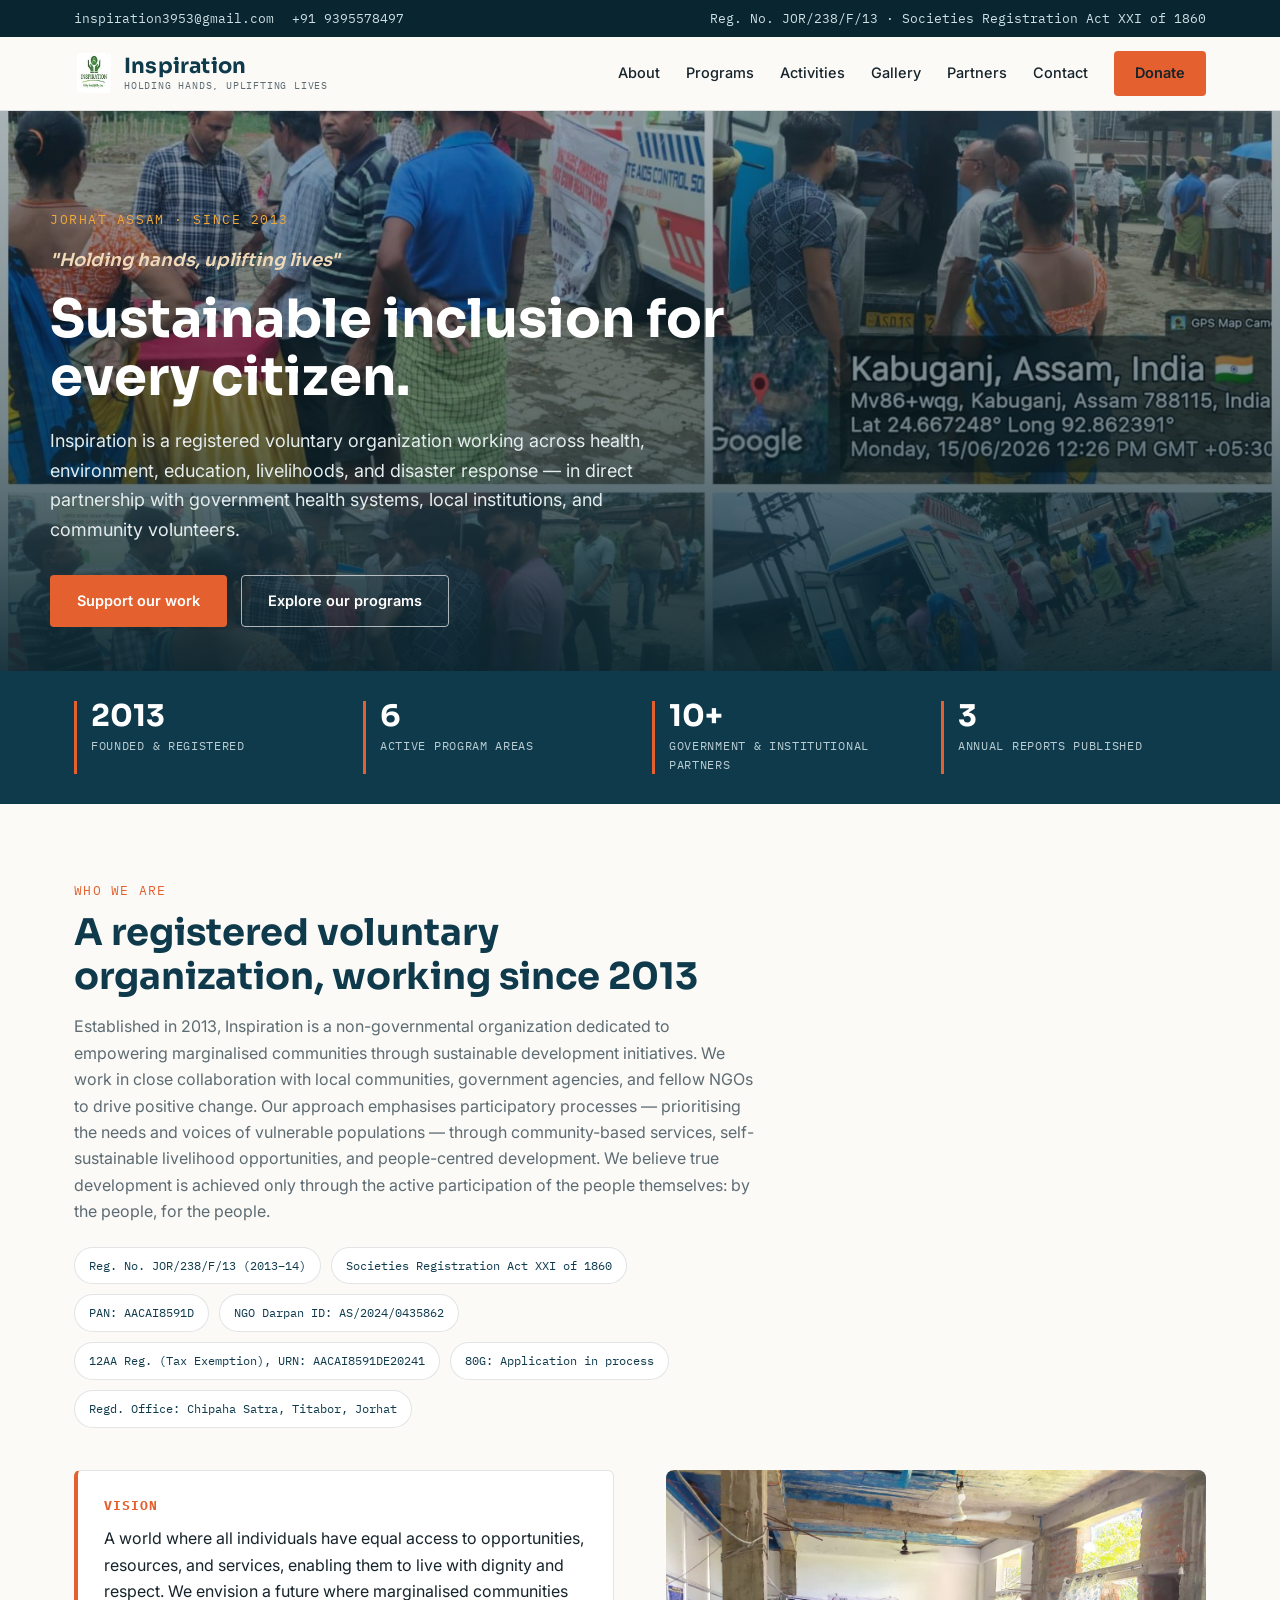
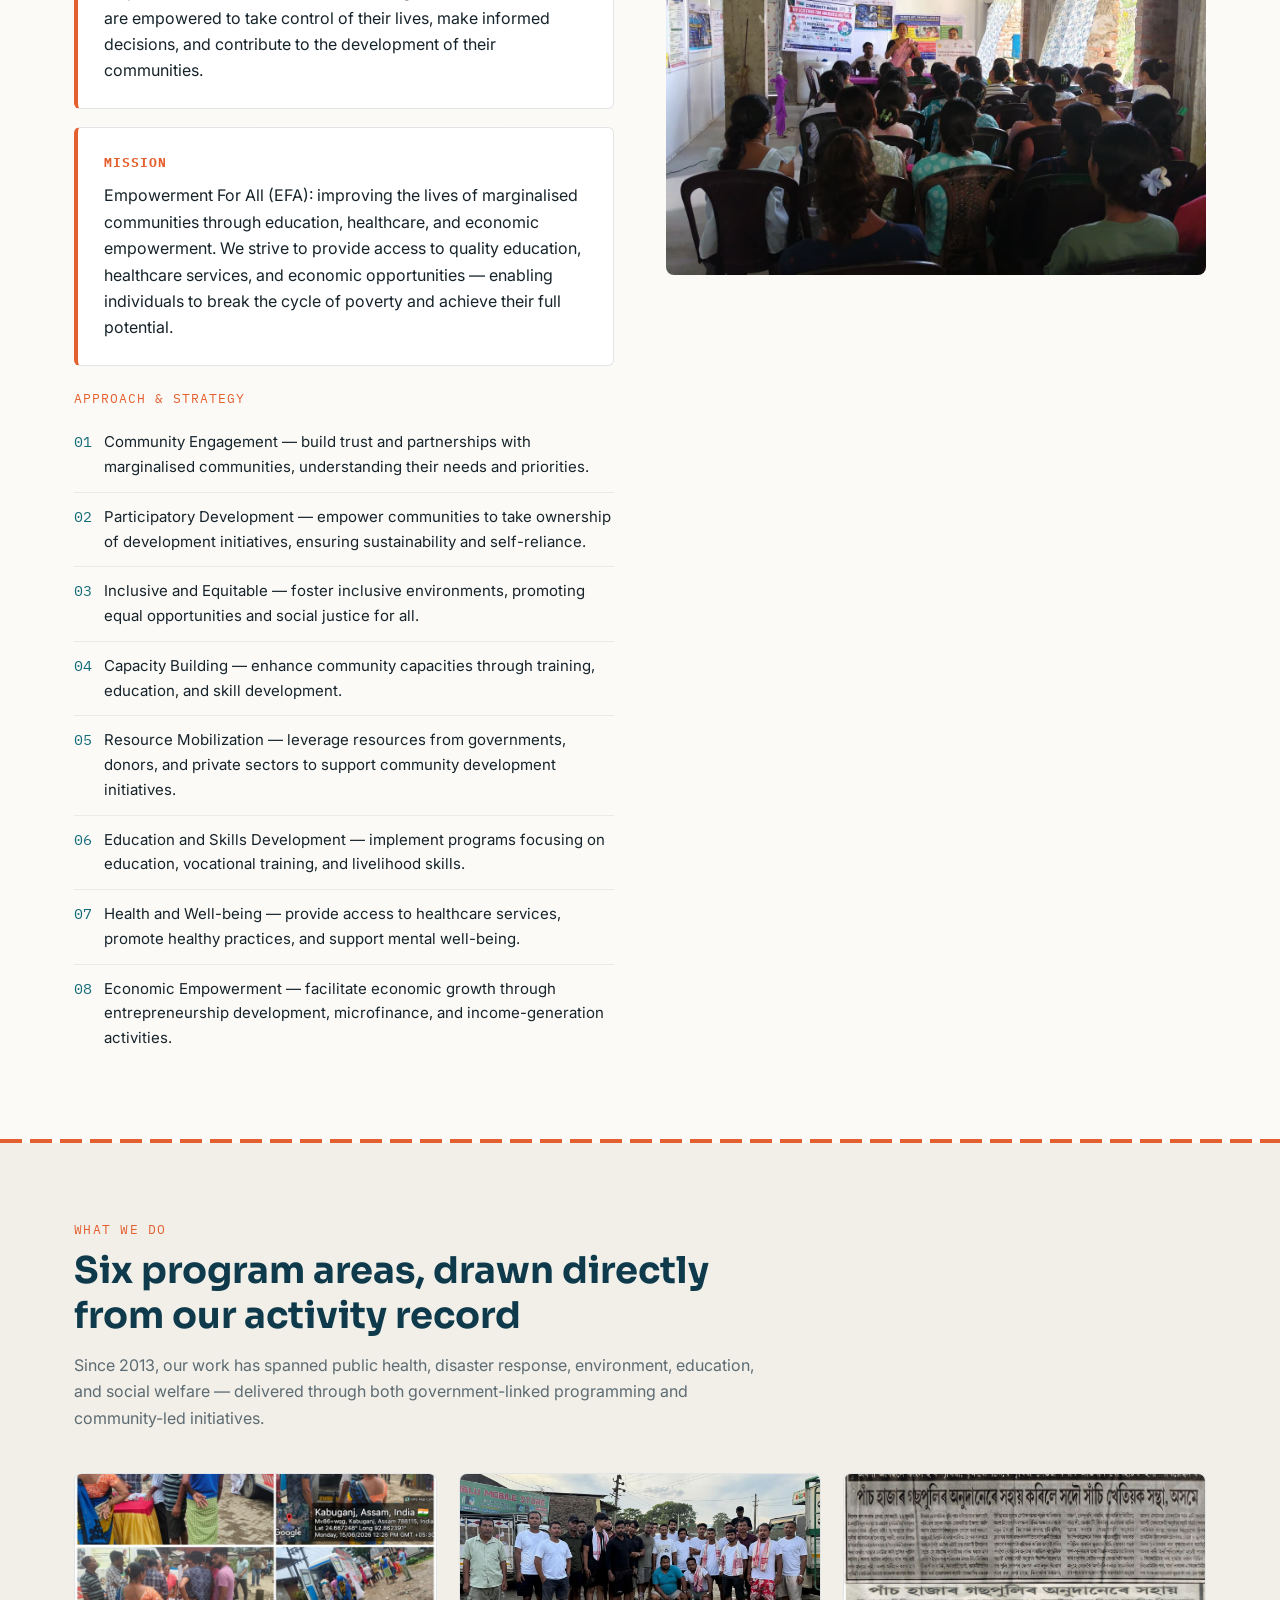
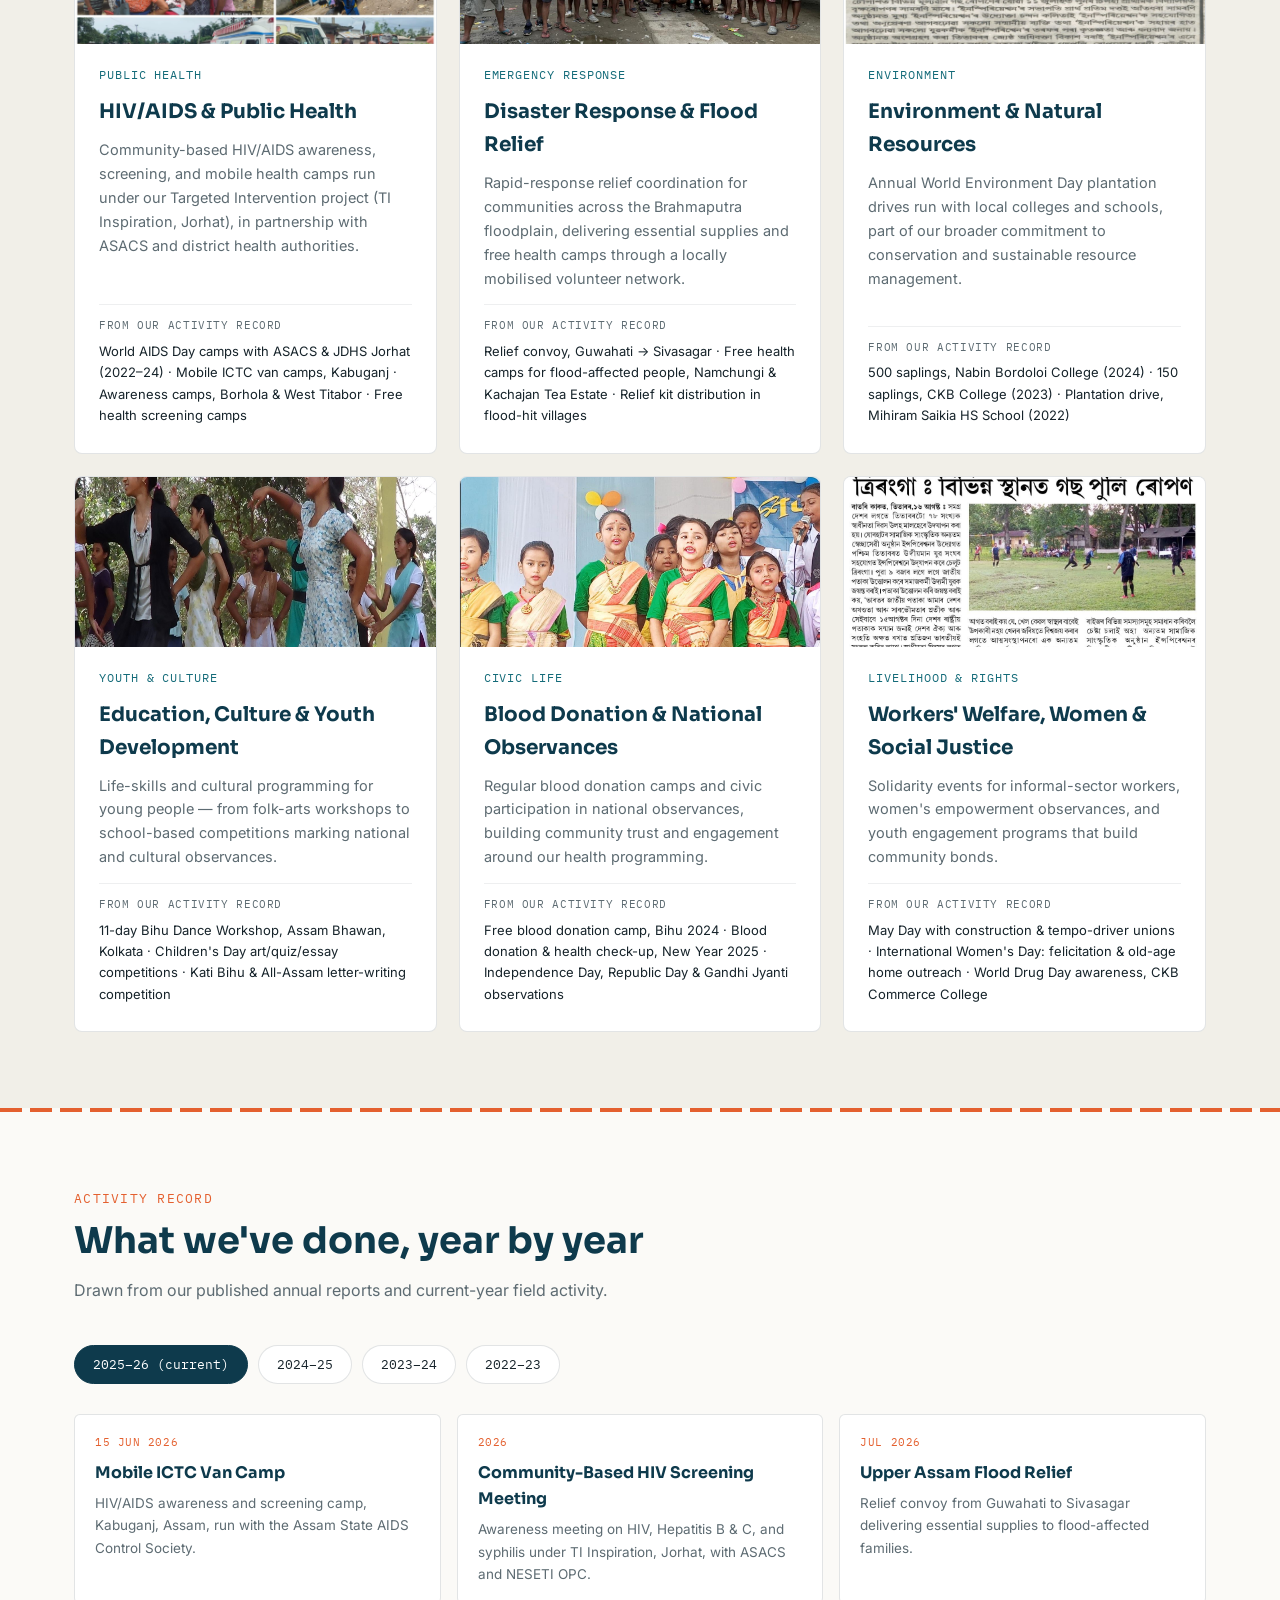
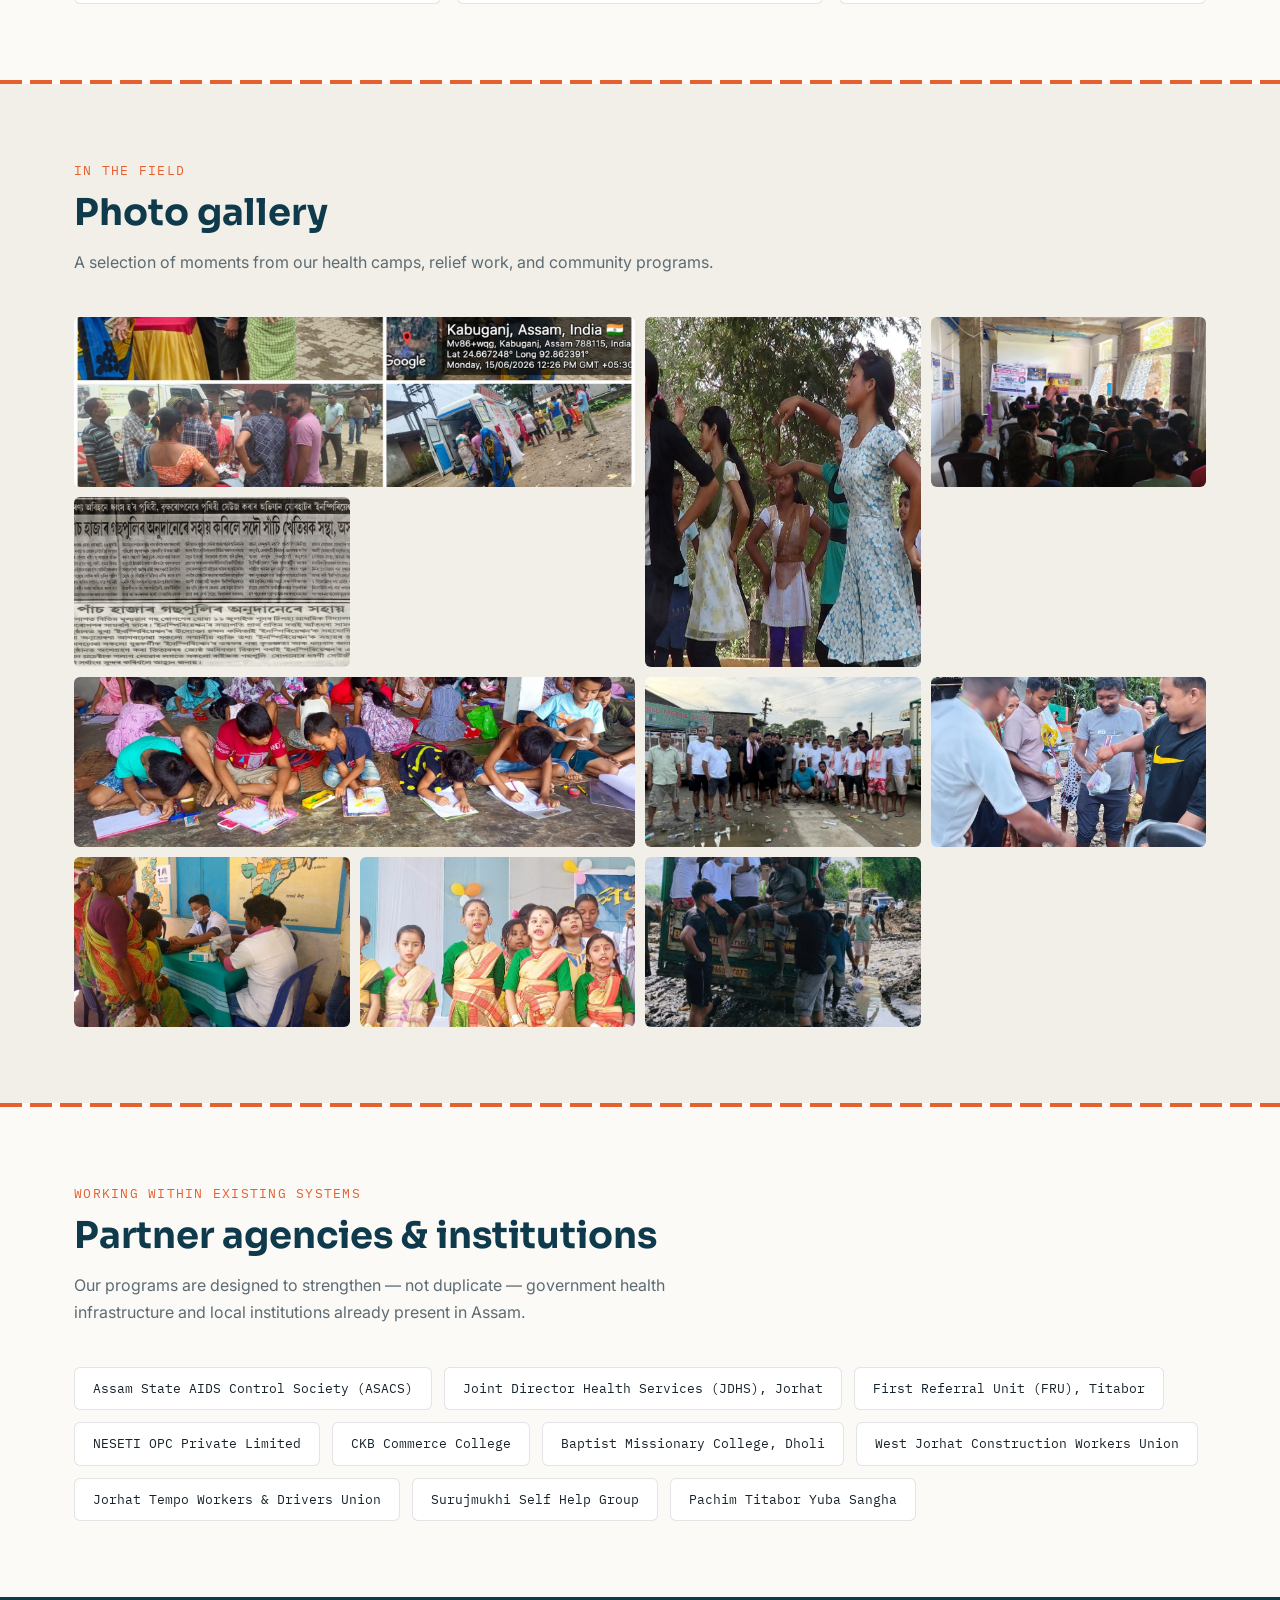
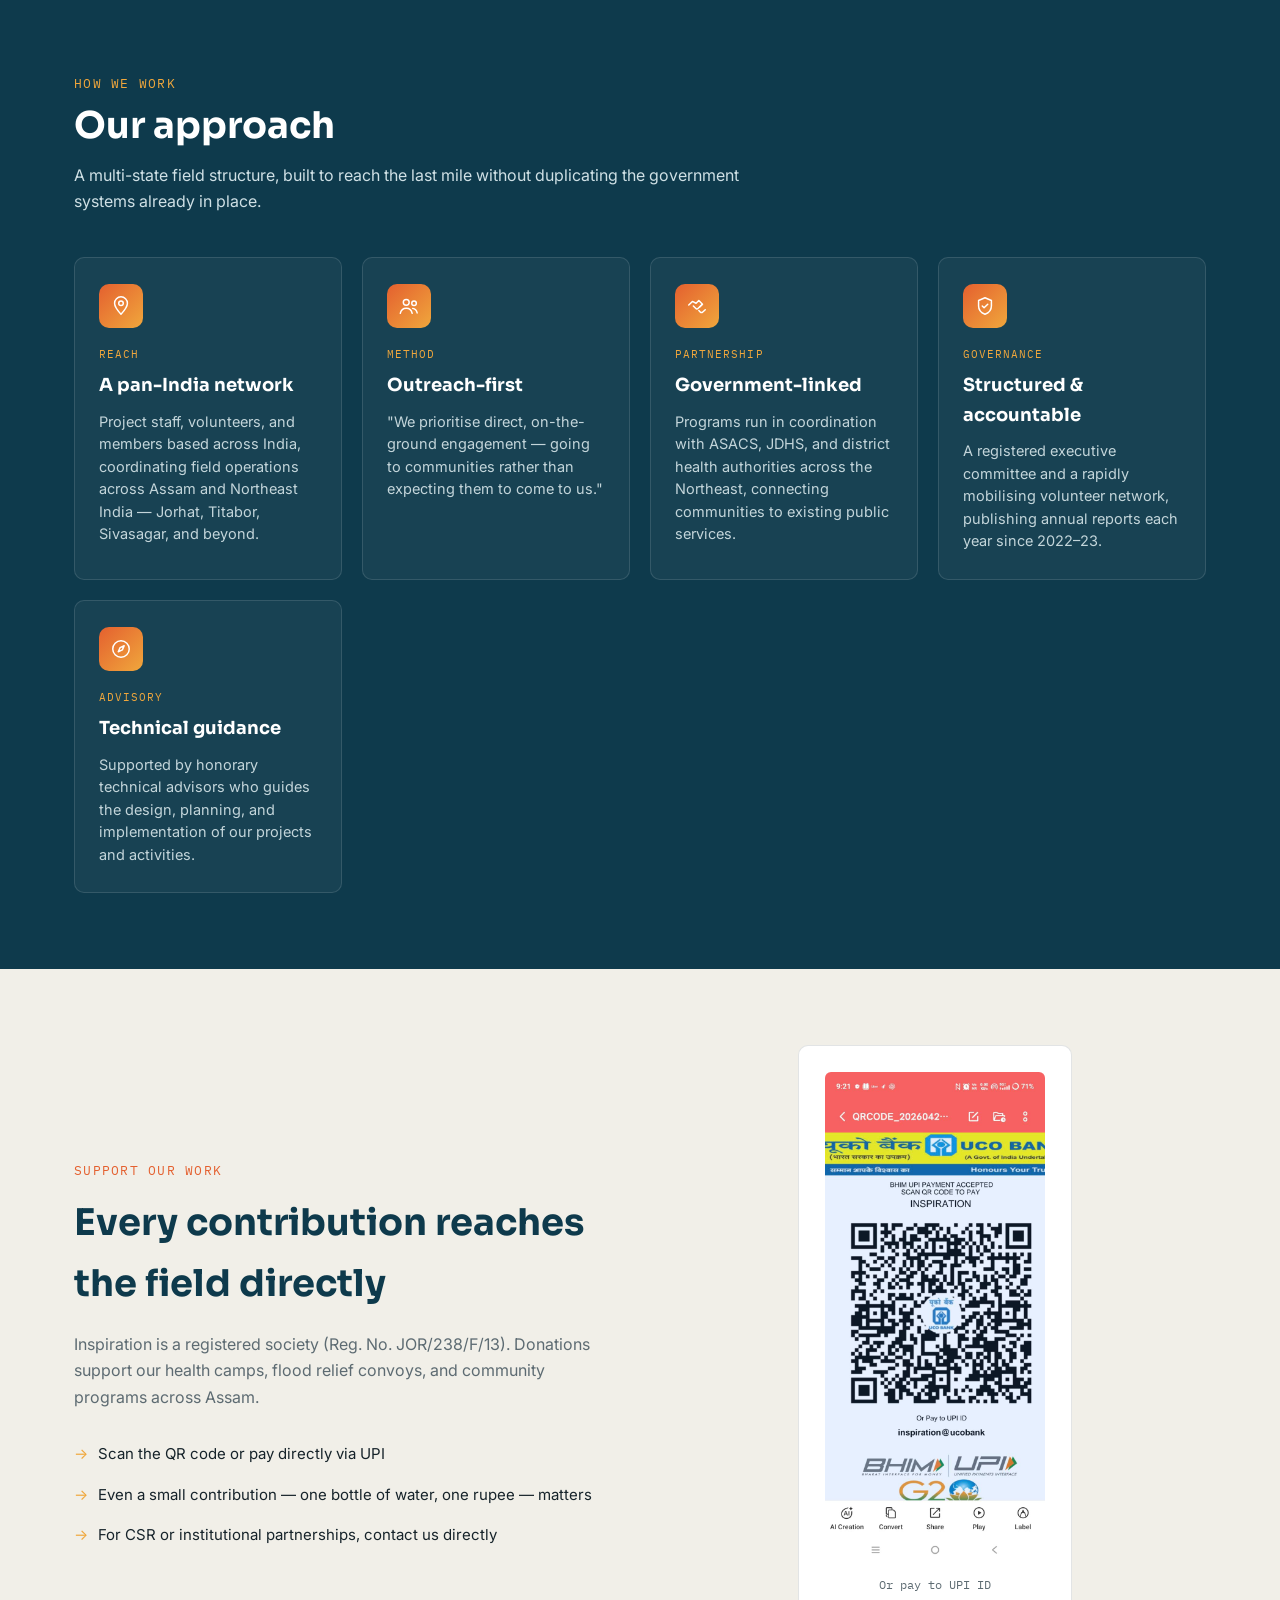
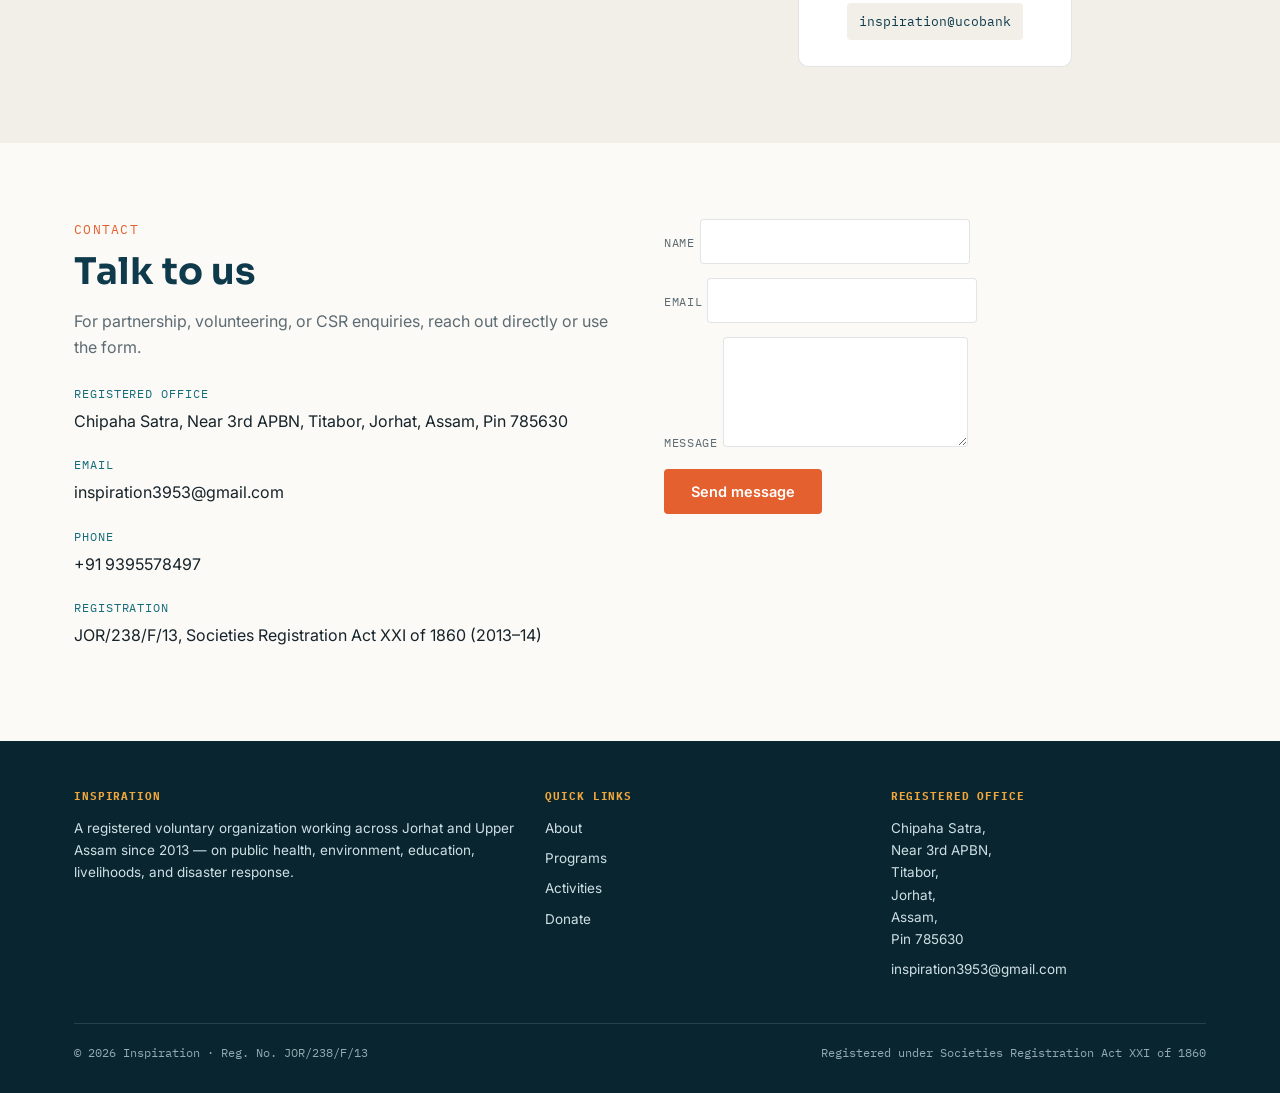
<file: index.html>
<!DOCTYPE html>
<html lang="en">
<head>
<meta charset="UTF-8">
<meta name="viewport" content="width=device-width, initial-scale=1.0">
<title>Inspiration — Registered Society, Jorhat, Assam</title>
<meta name="description" content="Inspiration is a registered voluntary organization (Reg. No. JOR/238/F/13) working across Jorhat and Upper Assam on public health, environment, education, and disaster response since 2013.">
<link rel="preconnect" href="https://fonts.googleapis.com">
<link rel="preconnect" href="https://fonts.gstatic.com" crossorigin>
<link href="https://fonts.googleapis.com/css2?family=Sora:wght@600;700&family=Inter:wght@400;500;600&family=IBM+Plex+Mono:wght@400;500&display=swap" rel="stylesheet">
<link rel="stylesheet" href="styles.css">
</head>
<body>

<!-- UTILITY BAR -->
<div class="utility-bar">
  <div class="wrap">
    <div class="u-links" id="utilContact"></div>
    <div class="u-links"><span id="utilReg"></span></div>
  </div>
</div>

<!-- NAV -->
<header class="site-header">
  <nav class="nav">
    <a href="#top" class="brand">
      <img src="inspiration-images/images/logo.jpg" alt="Inspiration logo" id="navLogo" style="width:40px;height:40px;object-fit:contain;border-radius:6px;">
      <span class="brand-text">Inspiration<small id="navTagline">Registered Society &middot; Jorhat, Assam</small></span>
    </a>
    <ul class="nav-links" id="navLinks">
      <li><a href="#about">About</a></li>
      <li><a href="#programs">Programs</a></li>
      <li><a href="#activities">Activities</a></li>
      <li><a href="#gallery">Gallery</a></li>
      <li><a href="#partners">Partners</a></li>
      <li><a href="#contact">Contact</a></li>
      <li><a href="#donate" class="btn btn-primary">Donate</a></li>
    </ul>
    <button class="nav-toggle" id="navToggle" aria-label="Toggle menu" aria-expanded="false"></button>
  </nav>
</header>

<main id="top">

  <!-- HERO -->
  <section class="hero" id="heroSection" style="padding:0;">
    <div class="hero-inner wrap" id="heroContent">
      <p class="loading-note">Loading…</p>
    </div>
  </section>

  <!-- STAT STRIP -->
  <div class="stat-strip">
    <div class="wrap" id="statStrip"></div>
  </div>

  <!-- ABOUT -->
  <section id="about">
    <div class="wrap">
      <div class="section-head reveal">
        <span class="eyebrow">Who we are</span>
        <h2>A registered voluntary organization, working since 2013</h2>
        <p id="aboutIntro"></p>
        <div class="badge-row" id="aboutBadges"></div>
      </div>

      <div class="about-grid">
        <div class="reveal">
          <div class="mv-card">
            <h3>Vision</h3>
            <p id="visionText"></p>
          </div>
          <div class="mv-card">
            <h3>Mission</h3>
            <p id="missionText"></p>
          </div>
          <p style="font-family:var(--mono);font-size:12.5px;text-transform:uppercase;letter-spacing:.08em;color:var(--coral);margin:22px 0 10px;">Approach &amp; Strategy</p>
          <ul class="obj-list" id="objectivesList"></ul>
        </div>
        <div class="about-photo reveal">
          <img id="aboutPhoto" src="" alt="Inspiration community program">
        </div>
      </div>
    </div>
  </section>

  <div class="rule"></div>

  <!-- PROGRAMS -->
  <section id="programs" class="bg-deep">
    <div class="wrap">
      <div class="section-head reveal">
        <span class="eyebrow">What we do</span>
        <h2>Six program areas, drawn directly from our activity record</h2>
        <p>Since 2013, our work has spanned public health, disaster response,
          environment, education, and social welfare — delivered through both
          government-linked programming and community-led initiatives.</p>
      </div>
      <div class="program-grid reveal" id="programGrid"></div>
    </div>
  </section>

  <div class="rule"></div>

  <!-- ACTIVITIES / TIMELINE -->
  <section id="activities">
    <div class="wrap">
      <div class="section-head reveal">
        <span class="eyebrow">Activity record</span>
        <h2>What we've done, year by year</h2>
        <p>Drawn from our published annual reports and current-year field activity.</p>
      </div>
      <div class="tab-row reveal" id="tabRow" role="tablist"></div>
      <div id="timelinePanels"></div>
    </div>
  </section>

  <div class="rule"></div>

  <!-- GALLERY -->
  <section id="gallery" class="bg-deep">
    <div class="wrap">
      <div class="section-head reveal">
        <span class="eyebrow">In the field</span>
        <h2>Photo gallery</h2>
        <p>A selection of moments from our health camps, relief work, and community programs.</p>
      </div>
      <div class="gallery-grid reveal" id="galleryGrid"></div>
    </div>
  </section>

  <div class="rule"></div>

  <!-- PARTNERS -->
  <section id="partners">
    <div class="wrap">
      <div class="section-head reveal">
        <span class="eyebrow">Working within existing systems</span>
        <h2>Partner agencies &amp; institutions</h2>
        <p>Our programs are designed to strengthen — not duplicate — government
          health infrastructure and local institutions already present in Assam.</p>
      </div>
      <div class="partner-strip reveal" id="partnerStrip"></div>
    </div>
  </section>

  <!-- APPROACH -->
  <section class="bg-navy">
    <div class="wrap">
      <div class="section-head reveal">
        <span class="eyebrow">How we work</span>
        <h2>Our approach</h2>
        <p id="approachSubhead"></p>
      </div>
      <div class="approach-grid reveal" id="approachGrid"></div>
    </div>
  </section>

  <!-- DONATE -->
  <section id="donate" class="bg-deep">
    <div class="wrap donate-grid">
      <div class="reveal">
        <span class="eyebrow" style="font-family:var(--mono);font-size:12.5px;text-transform:uppercase;letter-spacing:.1em;color:var(--coral);">Support our work</span>
        <h2 style="font-family:var(--display);font-weight:700;font-size:clamp(1.6rem,3vw,2.3rem);color:var(--navy);margin:10px 0 16px;">Every contribution reaches the field directly</h2>
        <p id="donateNote" style="color:var(--grey);font-size:16px;max-width:52ch;"></p>
        <ul class="donate-note-list" style="margin-top:24px;">
          <li style="color:var(--ink);">Scan the QR code or pay directly via UPI</li>
          <li style="color:var(--ink);">Even a small contribution — one bottle of water, one rupee — matters</li>
          <li style="color:var(--ink);">For CSR or institutional partnerships, contact us directly</li>
        </ul>
      </div>
      <div class="reveal" style="display:flex;justify-content:center;">
        <div class="qr-card">
          <img id="qrImage" src="" alt="UPI QR code to donate to Inspiration" style="max-width:220px;margin:0 auto 14px;">
          <p style="font-family:var(--mono);font-size:12px;color:var(--grey);margin:0 0 8px;">Or pay to UPI ID</p>
          <span class="upi-id" id="upiIdText"></span>
        </div>
      </div>
    </div>
  </section>

  <!-- CONTACT -->
  <section id="contact">
    <div class="wrap contact-grid">
      <div class="reveal">
        <div class="section-head" style="margin-bottom:24px;">
          <span class="eyebrow">Contact</span>
          <h2>Talk to us</h2>
          <p>For partnership, volunteering, or CSR enquiries, reach out directly or use the form.</p>
        </div>
        <dl class="contact-info" id="contactInfo"></dl>
      </div>
      <div class="reveal">
        <!-- This form currently does nothing on its own. Sign up free at
             https://formspree.io and replace the action URL below to make it
             actually deliver messages to your inbox. -->
        <form class="contact-form" action="https://formspree.io/f/xojggvnq" method="POST">
          <div>
            <label for="name">Name</label>
            <input type="text" id="name" name="name" required>
          </div>
          <div>
            <label for="email">Email</label>
            <input type="email" id="email" name="email" required>
          </div>
          <div>
            <label for="message">Message</label>
            <textarea id="message" name="message" required></textarea>
          </div>
          <button type="submit" class="btn btn-primary" style="align-self:flex-start;">Send message</button>
        </form>
      </div>
    </div>
  </section>

</main>

<footer class="site-footer">
  <div class="wrap">
    <div class="footer-grid">
      <div>
        <h5>Inspiration</h5>
        <p>A registered voluntary organization working across Jorhat and
          Upper Assam since 2013 — on public health, environment, education,
          livelihoods, and disaster response.</p>
      </div>
      <div>
        <h5>Quick links</h5>
        <a href="#about">About</a>
        <a href="#programs">Programs</a>
        <a href="#activities">Activities</a>
        <a href="#donate">Donate</a>
      </div>
      <div>
        <h5>Registered office</h5>
        <p id="footerAddress"></p>
        <a id="footerEmail" href=""></a>
      </div>
    </div>
    <div class="footer-bottom">
      <span>&copy; <span id="year"></span> Inspiration &middot; <span id="footerReg"></span></span>
      <span>Registered under Societies Registration Act XXI of 1860</span>
    </div>
  </div>
</footer>

<script src="content-loader.js"></script>
<script src="script.js"></script>
</body>
</html>
</file>
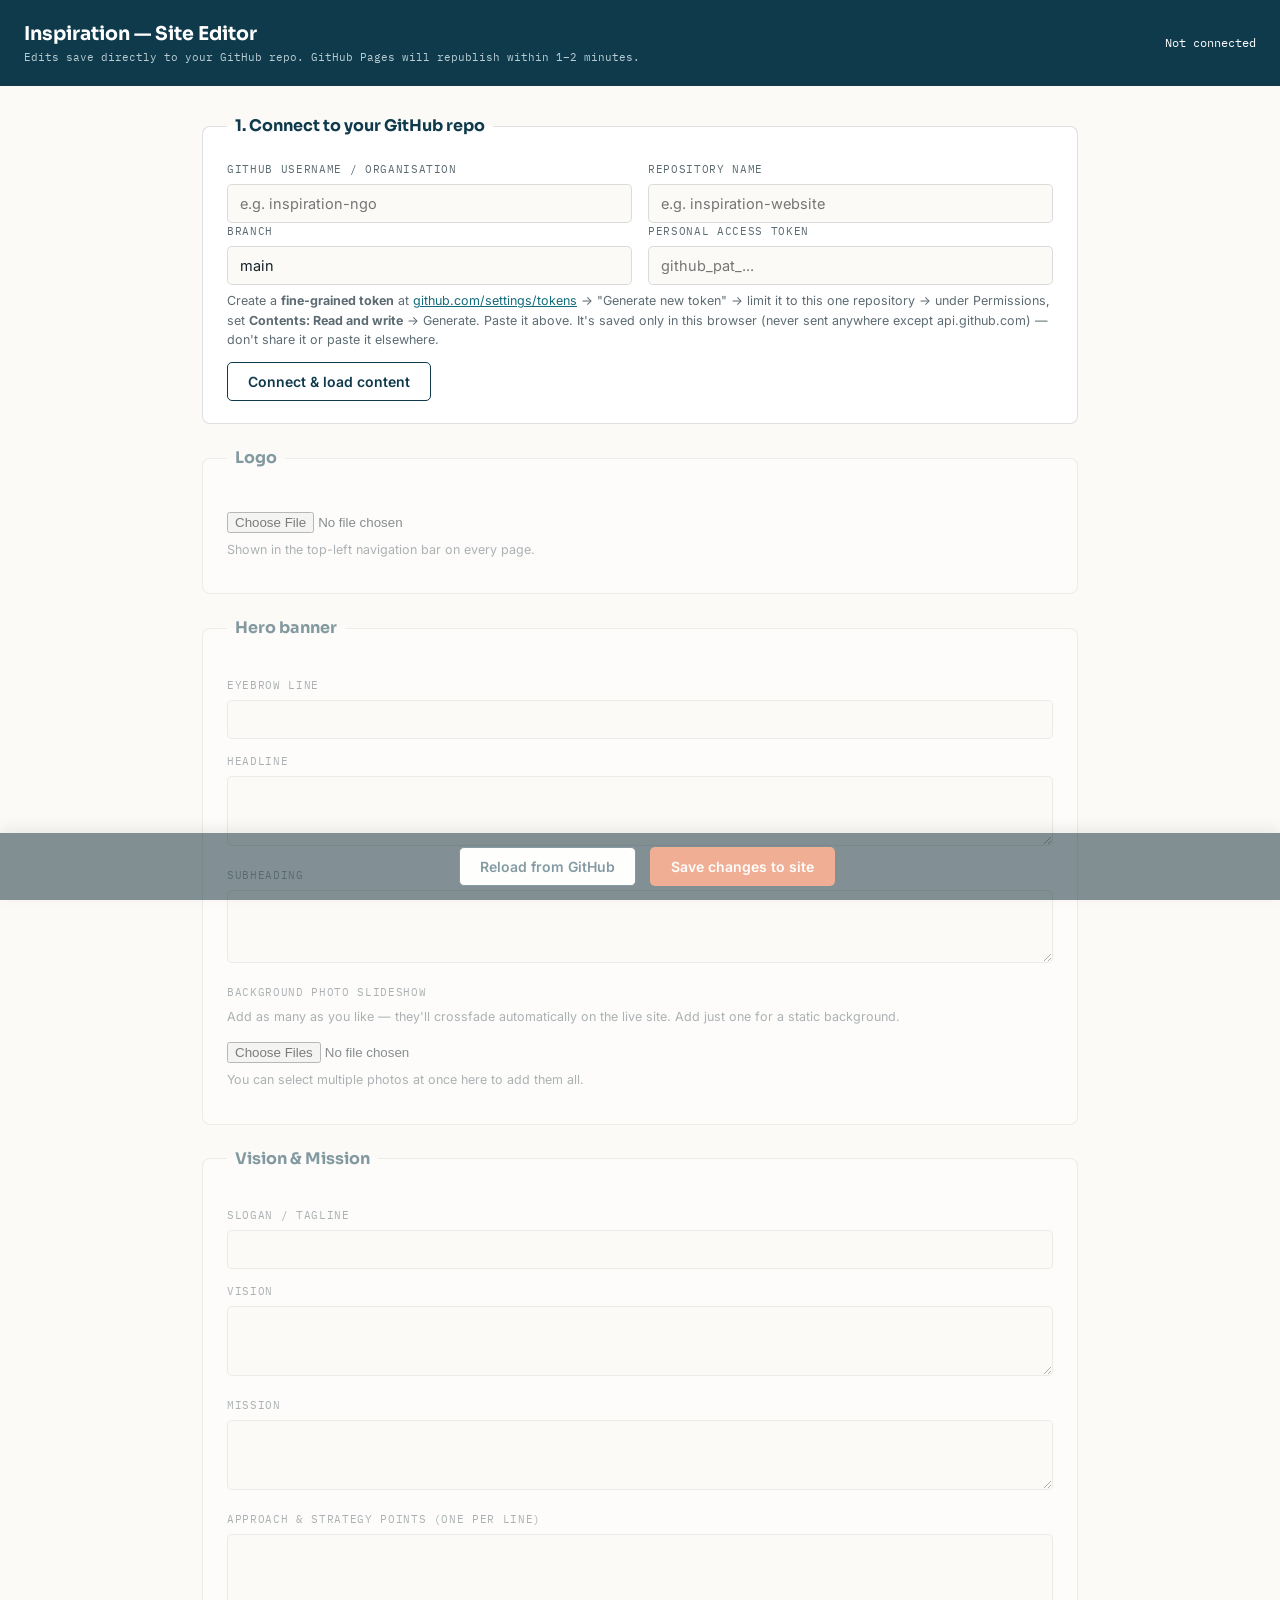
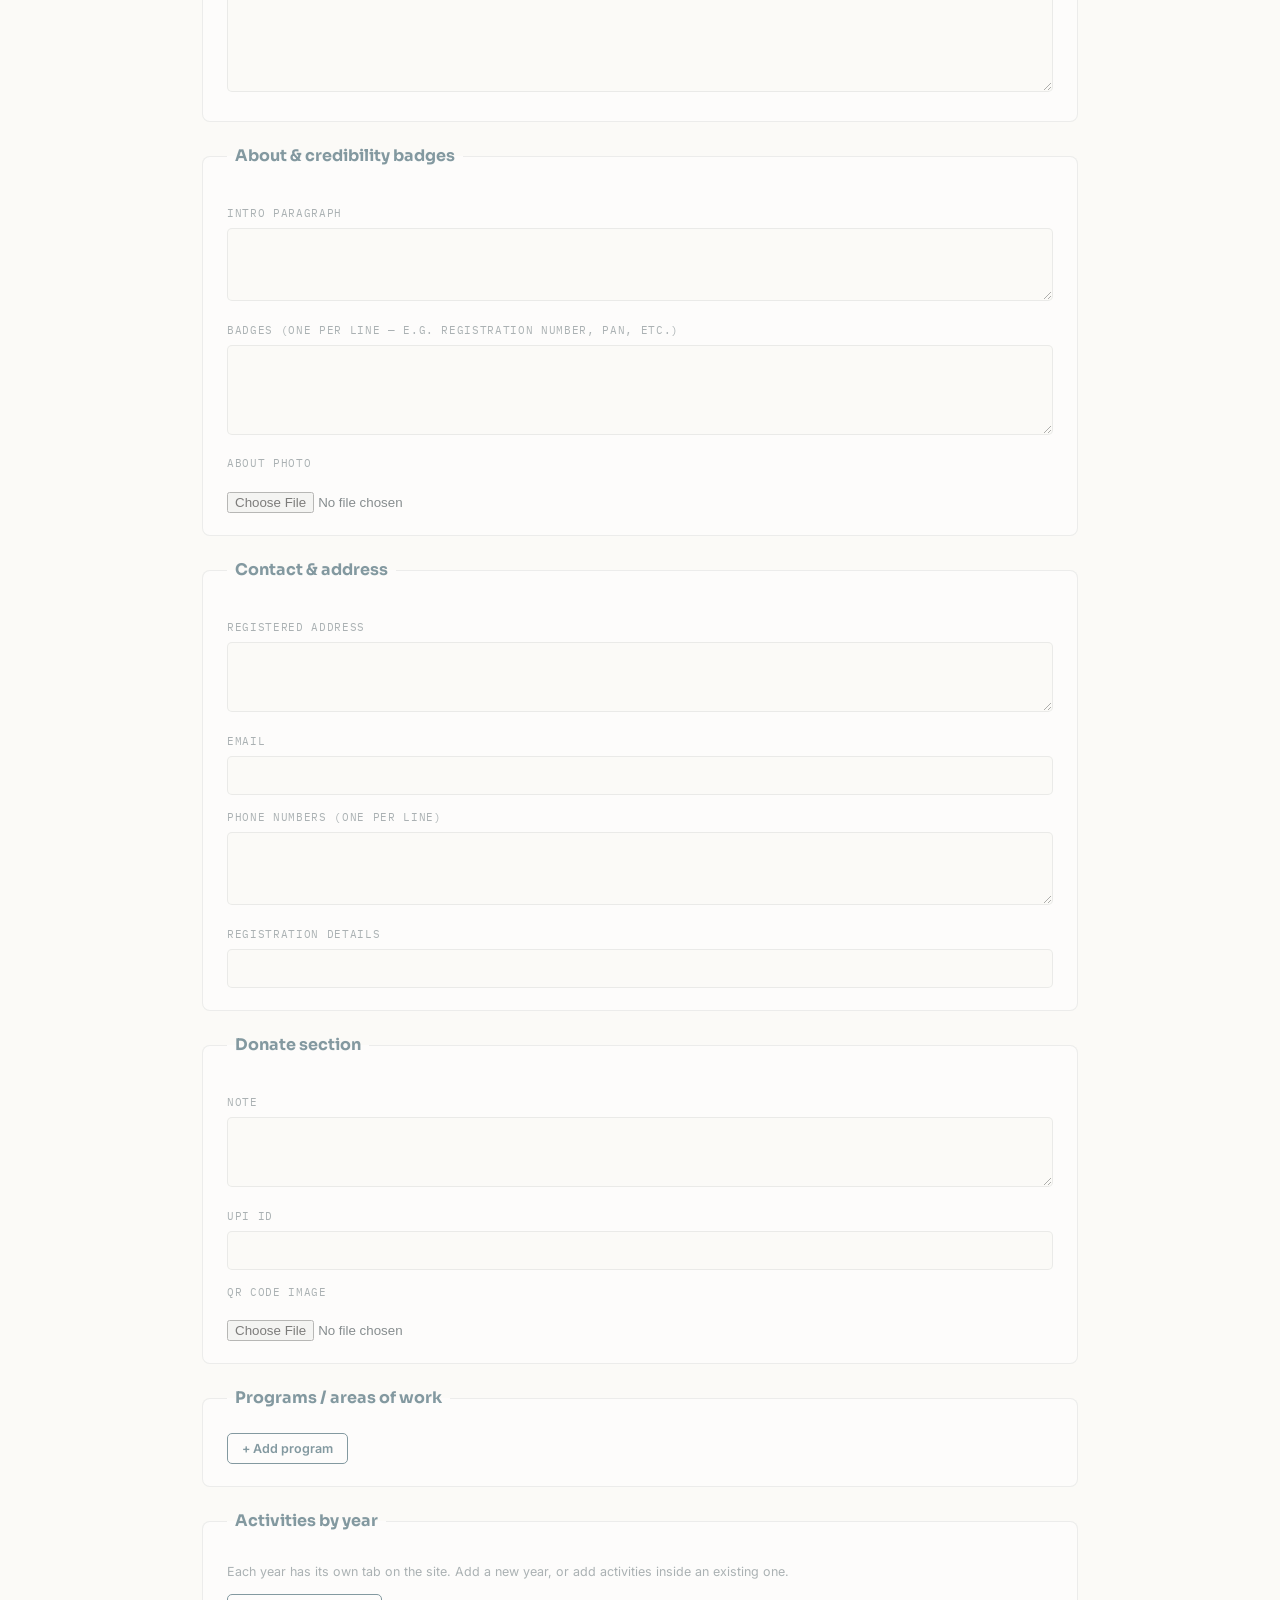
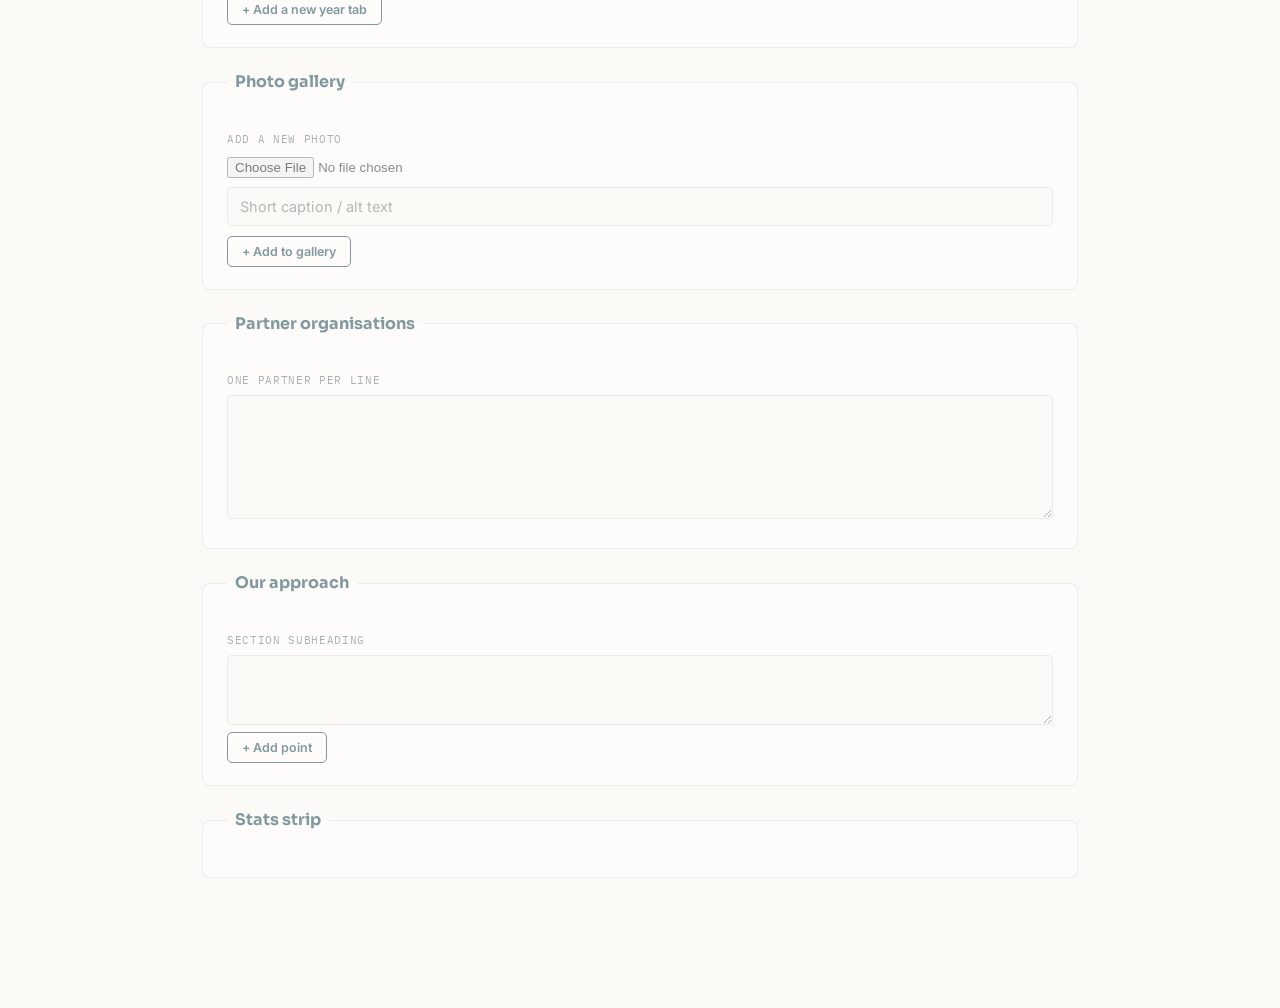
<file: admin.html>
<!DOCTYPE html>
<html lang="en">
<head>
<meta charset="UTF-8">
<meta name="viewport" content="width=device-width, initial-scale=1.0">
<title>Inspiration — Site Editor</title>
<link href="https://fonts.googleapis.com/css2?family=Sora:wght@600;700&family=Inter:wght@400;500;600&family=IBM+Plex+Mono:wght@400;500&display=swap" rel="stylesheet">
<style>
  :root {
    --navy:#0e3a4c; --navy-deep:#092530; --teal:#146b79; --coral:#e4602f; --coral-deep:#c14d22;
    --gold:#f0a73c; --paper:#fbfaf7; --paper-deep:#f1efe8; --ink:#16232a; --grey:#5d6b72;
    --line:rgba(22,35,42,.14); --display:"Sora",sans-serif; --body:"Inter",sans-serif; --mono:"IBM Plex Mono",monospace;
  }
  * { box-sizing: border-box; }
  body { margin:0; background:var(--paper); color:var(--ink); font-family:var(--body); line-height:1.55; padding-bottom:80px; }
  header { background:var(--navy); color:#fff; padding:20px 24px; position:sticky; top:0; z-index:20; display:flex; justify-content:space-between; align-items:center; flex-wrap:wrap; gap:12px; }
  header h1 { font-family:var(--display); font-size:19px; margin:0; }
  header .sub { font-family:var(--mono); font-size:11px; color:#b9cdd3; }
  .wrap { max-width: 920px; margin: 0 auto; padding: 28px 20px; }
  fieldset { border:1px solid var(--line); border-radius:8px; padding:22px 24px; margin-bottom:22px; background:#fff; }
  legend { font-family:var(--display); font-weight:700; font-size:16px; color:var(--navy); padding:0 8px; }
  label { display:block; font-family:var(--mono); font-size:11px; text-transform:uppercase; letter-spacing:.06em; color:var(--grey); margin:14px 0 6px; }
  label:first-child { margin-top:0; }
  input[type=text], input[type=email], input[type=password], input[type=url], textarea, select {
    width:100%; font-family:var(--body); font-size:14.5px; padding:10px 12px; border:1px solid var(--line); border-radius:5px; background:var(--paper); color:var(--ink);
  }
  textarea { resize:vertical; min-height:70px; }
  .row { display:grid; grid-template-columns:1fr 1fr; gap:16px; }
  @media (max-width:640px){ .row{ grid-template-columns:1fr; } }
  .card { border:1px solid var(--line); border-radius:6px; padding:16px; margin-bottom:12px; background:var(--paper-deep); position:relative; }
  .card .del { position:absolute; top:10px; right:10px; background:none; border:none; color:var(--coral); cursor:pointer; font-size:13px; font-family:var(--mono); }
  .btn { display:inline-block; font-family:var(--body); font-weight:600; font-size:14px; padding:10px 20px; border-radius:5px; border:1.5px solid transparent; cursor:pointer; text-decoration:none; }
  .btn-primary { background:var(--coral); color:#fff; }
  .btn-primary:hover { background:var(--coral-deep); }
  .btn-outline { background:#fff; border-color:var(--navy); color:var(--navy); }
  .btn-outline:hover { background:var(--navy); color:#fff; }
  .btn-small { font-size:12.5px; padding:7px 14px; }
  .thumb-preview { width:100%; max-width:220px; border-radius:6px; margin:8px 0; display:block; }
  .status { font-family:var(--mono); font-size:12.5px; padding:10px 14px; border-radius:5px; margin-bottom:16px; display:none; }
  .status.show { display:block; }
  .status.ok { background:#e2f4e6; color:#1e6b34; }
  .status.err { background:#fce7e2; color:#a13a2e; }
  .status.busy { background:#eef3f6; color:var(--navy); }
  .help { font-size:12.5px; color:var(--grey); margin-top:6px; }
  .save-bar { position:fixed; bottom:0; left:0; right:0; background:var(--navy-deep); padding:14px 24px; display:flex; justify-content:center; gap:14px; z-index:30; box-shadow:0 -4px 14px rgba(0,0,0,.15); }
  .locked { opacity:.5; pointer-events:none; }
  a { color: var(--teal); }
  details summary { cursor:pointer; font-family:var(--mono); font-size:12px; color:var(--grey); margin-bottom:10px; }
</style>
</head>
<body>

<header>
  <div>
    <h1>Inspiration — Site Editor</h1>
    <div class="sub">Edits save directly to your GitHub repo. GitHub Pages will republish within 1–2 minutes.</div>
  </div>
  <span id="connStatus" style="font-family:var(--mono);font-size:12px;">Not connected</span>
</header>

<div class="wrap">

  <fieldset id="connectFieldset">
    <legend>1. Connect to your GitHub repo</legend>
    <div class="row">
      <div>
        <label for="ghOwner">GitHub username / organisation</label>
        <input type="text" id="ghOwner" placeholder="e.g. inspiration-ngo">
      </div>
      <div>
        <label for="ghRepo">Repository name</label>
        <input type="text" id="ghRepo" placeholder="e.g. inspiration-website">
      </div>
    </div>
    <div class="row">
      <div>
        <label for="ghBranch">Branch</label>
        <input type="text" id="ghBranch" value="main">
      </div>
      <div>
        <label for="ghToken">Personal access token</label>
        <input type="password" id="ghToken" placeholder="github_pat_...">
      </div>
    </div>
    <p class="help">
      Create a <strong>fine-grained token</strong> at
      <a href="https://github.com/settings/tokens?type=beta" target="_blank">github.com/settings/tokens</a> →
      "Generate new token" → limit it to this one repository → under Permissions, set
      <strong>Contents: Read and write</strong> → Generate. Paste it above. It's saved only in
      this browser (never sent anywhere except api.github.com) — don't share it or paste it elsewhere.
    </p>
    <button class="btn btn-outline" id="connectBtn" type="button">Connect &amp; load content</button>
    <div class="status" id="connectStatus"></div>
  </fieldset>

  <div id="editorArea" class="locked">

    <div class="status" id="saveStatus"></div>

    <fieldset>
      <legend>Logo</legend>
      <img class="thumb-preview" id="f-logo-preview" style="max-width:120px;">
      <input type="file" id="f-logo-file" accept="image/*">
      <p class="help">Shown in the top-left navigation bar on every page.</p>
    </fieldset>

    <fieldset>
      <legend>Hero banner</legend>
      <label>Eyebrow line</label><input type="text" id="f-hero-eyebrow">
      <label>Headline</label><textarea id="f-hero-headline" rows="2"></textarea>
      <label>Subheading</label><textarea id="f-hero-subhead" rows="3"></textarea>
      <label>Background photo slideshow</label>
      <p class="help" style="margin-top:0;">Add as many as you like — they'll crossfade automatically on the live site. Add just one for a static background.</p>
      <div id="heroImagesList"></div>
      <input type="file" id="f-hero-bg-file" accept="image/*" multiple>
      <p class="help">You can select multiple photos at once here to add them all.</p>
    </fieldset>

    <fieldset>
      <legend>Vision &amp; Mission</legend>
      <label>Slogan / tagline</label><input type="text" id="f-slogan">
      <label>Vision</label><textarea id="f-vision" rows="2"></textarea>
      <label>Mission</label><textarea id="f-mission" rows="2"></textarea>
      <label>Approach &amp; strategy points (one per line)</label>
      <textarea id="f-objectives" rows="8"></textarea>
    </fieldset>

    <fieldset>
      <legend>About &amp; credibility badges</legend>
      <label>Intro paragraph</label><textarea id="f-about-intro" rows="3"></textarea>
      <label>Badges (one per line — e.g. registration number, PAN, etc.)</label>
      <textarea id="f-about-badges" rows="4"></textarea>
      <label>About photo</label>
      <img class="thumb-preview" id="f-about-photo-preview">
      <input type="file" id="f-about-photo-file" accept="image/*">
    </fieldset>

    <fieldset>
      <legend>Contact &amp; address</legend>
      <label>Registered address</label><textarea id="f-contact-address" rows="2"></textarea>
      <label>Email</label><input type="text" id="f-contact-email">
      <label>Phone numbers (one per line)</label><textarea id="f-contact-phones" rows="3"></textarea>
      <label>Registration details</label><input type="text" id="f-contact-reg">
    </fieldset>

    <fieldset>
      <legend>Donate section</legend>
      <label>Note</label><textarea id="f-donate-note" rows="2"></textarea>
      <label>UPI ID</label><input type="text" id="f-donate-upi">
      <label>QR code image</label>
      <img class="thumb-preview" id="f-donate-qr-preview">
      <input type="file" id="f-donate-qr-file" accept="image/*">
    </fieldset>

    <fieldset>
      <legend>Programs / areas of work</legend>
      <div id="programsList"></div>
      <button class="btn btn-outline btn-small" type="button" id="addProgramBtn">+ Add program</button>
    </fieldset>

    <fieldset>
      <legend>Activities by year</legend>
      <p class="help">Each year has its own tab on the site. Add a new year, or add activities inside an existing one.</p>
      <div id="yearsList"></div>
      <button class="btn btn-outline btn-small" type="button" id="addYearBtn">+ Add a new year tab</button>
    </fieldset>

    <fieldset>
      <legend>Photo gallery</legend>
      <div id="galleryList"></div>
      <label>Add a new photo</label>
      <input type="file" id="galleryFile" accept="image/*">
      <input type="text" id="galleryAlt" placeholder="Short caption / alt text" style="margin-top:8px;">
      <button class="btn btn-outline btn-small" type="button" id="addGalleryBtn" style="margin-top:10px;">+ Add to gallery</button>
    </fieldset>

    <fieldset>
      <legend>Partner organisations</legend>
      <label>One partner per line</label>
      <textarea id="f-partners" rows="6"></textarea>
    </fieldset>

    <fieldset>
      <legend>Our approach</legend>
      <label>Section subheading</label>
      <textarea id="f-approach-subhead" rows="2"></textarea>
      <div id="approachList"></div>
      <button class="btn btn-outline btn-small" type="button" id="addApproachBtn">+ Add point</button>
    </fieldset>

    <fieldset>
      <legend>Stats strip</legend>
      <div id="statsList"></div>
    </fieldset>

  </div>
</div>

<div class="save-bar locked" id="saveBar">
  <span id="saveBarStatus" style="font-family:var(--mono);font-size:12.5px;color:#cfe0e5;align-self:center;"></span>
  <button class="btn btn-outline" id="reloadBtn" type="button">Reload from GitHub</button>
  <button class="btn btn-primary" id="saveBtn" type="button">Save changes to site</button>
</div>

<script>
let state = null;
let contentSha = null;
let creds = null;

const $ = id => document.getElementById(id);
const editorArea = $('editorArea');
const saveBar = $('saveBar');

function setStatus(el, msg, type) {
  el.textContent = msg;
  el.className = 'status show ' + type;
  const barStatus = $('saveBarStatus');
  if (barStatus) {
    barStatus.textContent = msg;
    barStatus.style.color = type === 'err' ? '#ff9b7d' : (type === 'ok' ? '#8fe0a8' : '#cfe0e5');
  }
}
function clearStatus(el) {
  el.className = 'status';
  const barStatus = $('saveBarStatus');
  if (barStatus) barStatus.textContent = '';
}

// ---------- credential persistence (this browser only) ----------
function loadSavedCreds() {
  try {
    const saved = JSON.parse(localStorage.getItem('inspiration_admin_creds') || 'null');
    if (saved) {
      $('ghOwner').value = saved.owner || '';
      $('ghRepo').value = saved.repo || '';
      $('ghBranch').value = saved.branch || 'main';
      $('ghToken').value = saved.token || '';
    }
  } catch (e) {}
}
function saveCreds(c) {
  localStorage.setItem('inspiration_admin_creds', JSON.stringify(c));
}
loadSavedCreds();

// ---------- GitHub API helpers ----------
async function ghGet(path) {
  const url = `https://api.github.com/repos/${creds.owner}/${creds.repo}/contents/${path}?ref=${creds.branch}`;
  const res = await fetch(url, { headers: { Authorization: `Bearer ${creds.token}`, Accept: 'application/vnd.github+json' } });
  if (!res.ok) throw new Error(`GET ${path} failed (${res.status})`);
  return res.json();
}
async function ghPut(path, base64Content, message, sha) {
  const url = `https://api.github.com/repos/${creds.owner}/${creds.repo}/contents/${path}`;
  const body = { message, content: base64Content, branch: creds.branch };
  if (sha) body.sha = sha;
  const res = await fetch(url, {
    method: 'PUT',
    headers: { Authorization: `Bearer ${creds.token}`, Accept: 'application/vnd.github+json' },
    body: JSON.stringify(body)
  });
  if (!res.ok) {
    const err = await res.json().catch(() => ({}));
    throw new Error(`Save to ${path} failed (${res.status}): ${err.message || 'unknown error'}`);
  }
  return res.json();
}
function utf8ToBase64(str) {
  return btoa(unescape(encodeURIComponent(str)));
}
function fileToBase64(file) {
  return new Promise((resolve, reject) => {
    const reader = new FileReader();
    reader.onload = () => resolve(reader.result.split(',')[1]);
    reader.onerror = reject;
    reader.readAsDataURL(file);
  });
}
function slugify(name) {
  return name.toLowerCase().replace(/[^a-z0-9.]+/g, '-').replace(/(^-|-$)/g, '');
}

function resizeImageFile(file, maxDim = 1600, quality = 0.82) {
  return new Promise((resolve, reject) => {
    const reader = new FileReader();
    reader.onload = () => {
      const img = new Image();
      img.onload = () => {
        let { width, height } = img;
        if (Math.max(width, height) > maxDim) {
          const scale = maxDim / Math.max(width, height);
          width = Math.round(width * scale);
          height = Math.round(height * scale);
        }
        const canvas = document.createElement('canvas');
        canvas.width = width;
        canvas.height = height;
        const ctx = canvas.getContext('2d');
        ctx.drawImage(img, 0, 0, width, height);
        const mime = file.type === 'image/png' ? 'image/png' : 'image/jpeg';
        canvas.toBlob(blob => {
          if (!blob) { reject(new Error('Could not process this image file.')); return; }
          resolve(new File([blob], file.name, { type: mime }));
        }, mime, quality);
      };
      img.onerror = () => reject(new Error('Could not read this image file.'));
      img.src = reader.result;
    };
    reader.onerror = () => reject(new Error('Could not read this image file.'));
    reader.readAsDataURL(file);
  });
}

async function uploadImage(file, folder = 'images') {
  const resized = await resizeImageFile(file);
  const base64 = await fileToBase64(resized);
  const ts = Date.now();
  const path = `${folder}/${ts}-${slugify(file.name)}`;
  await ghPut(path, base64, `Upload image via site editor: ${file.name}`);
  return path;
}

// ---------- connect & load ----------
$('connectBtn').addEventListener('click', async () => {
  const owner = $('ghOwner').value.trim();
  const repo = $('ghRepo').value.trim();
  const branch = $('ghBranch').value.trim() || 'main';
  const token = $('ghToken').value.trim();
  const statusEl = $('connectStatus');
  if (!owner || !repo || !token) {
    setStatus(statusEl, 'Please fill in owner, repo, and token.', 'err');
    return;
  }
  creds = { owner, repo, branch, token };
  setStatus(statusEl, 'Connecting…', 'busy');
  try {
    const file = await ghGet('content.json');
    contentSha = file.sha;
    state = JSON.parse(decodeURIComponent(escape(atob(file.content.replace(/\n/g, '')))));
    saveCreds(creds);
    setStatus(statusEl, 'Connected. Content loaded below.', 'ok');
    $('connStatus').textContent = `Connected: ${owner}/${repo}`;
    editorArea.classList.remove('locked');
    saveBar.classList.remove('locked');
    renderForm();
  } catch (err) {
    setStatus(statusEl, err.message, 'err');
  }
});

$('reloadBtn').addEventListener('click', () => $('connectBtn').click());

// ---------- render form from state ----------
function renderForm() {
  $('f-logo-preview').src = state.logo || 'images/logo.jpg';

  $('f-hero-eyebrow').value = state.hero.eyebrow;
  $('f-hero-headline').value = state.hero.headline;
  $('f-hero-subhead').value = state.hero.subhead;
  if (!state.hero.bgImages) {
    state.hero.bgImages = state.hero.bgImage ? [state.hero.bgImage] : [];
  }
  renderHeroImages();

  $('f-slogan').value = state.slogan || '';
  $('f-vision').value = state.vision;
  $('f-mission').value = state.mission;
  $('f-objectives').value = state.objectives.join('\n');

  $('f-about-intro').value = state.about.intro;
  $('f-about-badges').value = state.about.badges.join('\n');
  $('f-about-photo-preview').src = state.about.photo;

  $('f-contact-address').value = state.contact.address;
  $('f-contact-email').value = state.contact.email;
  $('f-contact-phones').value = state.contact.phones.join('\n');
  $('f-contact-reg').value = state.contact.registration;

  $('f-donate-note').value = state.donate.note;
  $('f-donate-upi').value = state.donate.upiId;
  $('f-donate-qr-preview').src = state.donate.qrImage;

  $('f-partners').value = state.partners.join('\n');
  $('f-approach-subhead').value = state.approachSubhead || '';

  renderPrograms();
  renderYears();
  renderGallery();
  renderApproach();
  renderStats();
}

// ---- Hero background slideshow ----
function renderHeroImages() {
  const el = $('heroImagesList');
  el.innerHTML = '';
  state.hero.bgImages.forEach((img, i) => {
    const row = document.createElement('div');
    row.className = 'card';
    row.style.display = 'flex';
    row.style.gap = '14px';
    row.style.alignItems = 'center';
    row.innerHTML = `
      <img src="${img}" style="width:110px;height:70px;object-fit:cover;border-radius:4px;flex-shrink:0;">
      <span style="font-family:var(--mono);font-size:12px;color:var(--grey);flex:1;">Photo ${i + 1}${i === 0 ? ' (shown first)' : ''}</span>
      <button class="del" data-i="${i}" style="position:static;">Remove ✕</button>
    `;
    row.querySelector('.del').addEventListener('click', () => { state.hero.bgImages.splice(i, 1); renderHeroImages(); });
    el.appendChild(row);
  });
  if (!state.hero.bgImages.length) {
    el.innerHTML = '<p class="help">No background photos yet — add at least one below.</p>';
  }
}

// ---- Programs ----
function renderPrograms() {
  const el = $('programsList');
  el.innerHTML = '';
  state.programs.forEach((p, i) => {
    const card = document.createElement('div');
    card.className = 'card';
    card.innerHTML = `
      <button class="del" data-i="${i}">Remove ✕</button>
      <label>Tag</label><input type="text" data-f="tag" value="${escAttr(p.tag)}">
      <label>Title</label><input type="text" data-f="title" value="${escAttr(p.title)}">
      <label>Description</label><textarea data-f="desc" rows="2">${p.desc}</textarea>
      <label>Example activities (short line)</label><textarea data-f="examples" rows="2">${p.examples}</textarea>
      <label>Photo</label>
      <img class="thumb-preview" src="${p.image}">
      <input type="file" data-f="image" accept="image/*">
    `;
    ['tag','title','desc','examples'].forEach(f => {
      card.querySelector(`[data-f="${f}"]`).addEventListener('input', e => state.programs[i][f] = e.target.value);
    });
    card.querySelector('[data-f="image"]').addEventListener('change', async e => {
      if (!e.target.files[0]) return;
      const statusEl = $('saveStatus');
      setStatus(statusEl, 'Uploading photo…', 'busy');
      try {
        const path = await uploadImage(e.target.files[0]);
        state.programs[i].image = path;
        card.querySelector('img').src = path;
        clearStatus(statusEl);
      } catch (err) {
        setStatus(statusEl, 'Photo upload failed: ' + err.message, 'err');
      }
    });
    card.querySelector('.del').addEventListener('click', () => { state.programs.splice(i, 1); renderPrograms(); });
    el.appendChild(card);
  });
}
$('addProgramBtn').addEventListener('click', () => {
  state.programs.push({ tag: 'New area', title: 'New program', desc: '', examples: '', image: state.programs[0]?.image || '' });
  renderPrograms();
});

// ---- Activity years ----
function renderYears() {
  const el = $('yearsList');
  el.innerHTML = '';
  state.activityYears.forEach((y, yi) => {
    const card = document.createElement('div');
    card.className = 'card';
    card.innerHTML = `
      <button class="del" data-yi="${yi}">Remove year ✕</button>
      <label>Tab label</label><input type="text" data-f="label" value="${escAttr(y.label)}">
      <div id="itemsFor-${yi}"></div>
      <button class="btn btn-outline btn-small" type="button" data-add="${yi}">+ Add activity to this year</button>
    `;
    card.querySelector('[data-f="label"]').addEventListener('input', e => y.label = e.target.value);
    card.querySelector('.del').addEventListener('click', () => { state.activityYears.splice(yi, 1); renderYears(); });
    el.appendChild(card);

    const itemsWrap = card.querySelector(`#itemsFor-${yi}`);
    y.items.forEach((a, ai) => {
      const row = document.createElement('div');
      row.className = 'card';
      row.style.background = '#fff';
      row.innerHTML = `
        <button class="del" data-ai="${ai}">Remove ✕</button>
        <label>Date</label><input type="text" data-f="date" value="${escAttr(a.date)}">
        <label>Title</label><input type="text" data-f="title" value="${escAttr(a.title)}">
        <label>Description</label><textarea data-f="desc" rows="2">${a.desc}</textarea>
      `;
      ['date','title','desc'].forEach(f => {
        row.querySelector(`[data-f="${f}"]`).addEventListener('input', e => a[f] = e.target.value);
      });
      row.querySelector('.del').addEventListener('click', () => { y.items.splice(ai, 1); renderYears(); });
      itemsWrap.appendChild(row);
    });

    card.querySelector('[data-add]').addEventListener('click', () => {
      y.items.push({ date: '', title: 'New activity', desc: '' });
      renderYears();
    });
  });
}
$('addYearBtn').addEventListener('click', () => {
  const label = prompt('Label for the new year tab (e.g. "2026–27")');
  if (!label) return;
  state.activityYears.unshift({ id: 'y' + Date.now(), label, items: [] });
  renderYears();
});

// ---- Gallery ----
function renderGallery() {
  const el = $('galleryList');
  el.innerHTML = '';
  state.gallery.forEach((g, i) => {
    const row = document.createElement('div');
    row.className = 'card';
    row.style.display = 'flex';
    row.style.gap = '14px';
    row.style.alignItems = 'center';
    row.innerHTML = `
      <img src="${g.image}" style="width:90px;height:70px;object-fit:cover;border-radius:4px;flex-shrink:0;">
      <input type="text" data-f="alt" value="${escAttr(g.alt)}" style="flex:1;">
      <button class="del" data-i="${i}" style="position:static;">Remove ✕</button>
    `;
    row.querySelector('[data-f="alt"]').addEventListener('input', e => g.alt = e.target.value);
    row.querySelector('.del').addEventListener('click', () => { state.gallery.splice(i, 1); renderGallery(); });
    el.appendChild(row);
  });
}
$('addGalleryBtn').addEventListener('click', async () => {
  const file = $('galleryFile').files[0];
  if (!file) { alert('Choose a photo first.'); return; }
  const statusEl = $('saveStatus');
  setStatus(statusEl, 'Uploading photo…', 'busy');
  try {
    const path = await uploadImage(file);
    state.gallery.push({ image: path, alt: $('galleryAlt').value || 'Inspiration program photo', size: '' });
    $('galleryFile').value = '';
    $('galleryAlt').value = '';
    renderGallery();
    clearStatus(statusEl);
  } catch (err) {
    setStatus(statusEl, 'Photo upload failed: ' + err.message, 'err');
  }
});

// ---- Approach ----
function renderApproach() {
  const el = $('approachList');
  el.innerHTML = '';
  state.approach.forEach((a, i) => {
    const card = document.createElement('div');
    card.className = 'card';
    card.innerHTML = `
      <button class="del" data-i="${i}">Remove ✕</button>
      <label>Short tag (e.g. "Reach", "Method")</label><input type="text" data-f="tag" value="${escAttr(a.tag || '')}">
      <label>Title</label><input type="text" data-f="title" value="${escAttr(a.title)}">
      <label>Description</label><textarea data-f="desc" rows="2">${a.desc}</textarea>
    `;
    card.querySelector('[data-f="tag"]').addEventListener('input', e => a.tag = e.target.value);
    card.querySelector('[data-f="title"]').addEventListener('input', e => a.title = e.target.value);
    card.querySelector('[data-f="desc"]').addEventListener('input', e => a.desc = e.target.value);
    card.querySelector('.del').addEventListener('click', () => { state.approach.splice(i, 1); renderApproach(); });
    el.appendChild(card);
  });
}
$('addApproachBtn').addEventListener('click', () => {
  state.approach.push({ tag: 'New', title: 'New point', desc: '' });
  renderApproach();
});

// ---- Stats ----
function renderStats() {
  const el = $('statsList');
  el.innerHTML = '';
  state.stats.forEach((s, i) => {
    const row = document.createElement('div');
    row.className = 'row card';
    row.innerHTML = `
      <div><label>Number</label><input type="text" data-f="n" value="${escAttr(s.n)}"></div>
      <div><label>Label</label><input type="text" data-f="l" value="${escAttr(s.l)}"></div>
    `;
    row.querySelector('[data-f="n"]').addEventListener('input', e => s.n = e.target.value);
    row.querySelector('[data-f="l"]').addEventListener('input', e => s.l = e.target.value);
    el.appendChild(row);
  });
}

function escAttr(str) {
  return (str || '').replace(/&/g, '&amp;').replace(/"/g, '&quot;');
}

// ---------- single-field image uploads ----------
$('f-hero-bg-file').addEventListener('change', async e => {
  const files = Array.from(e.target.files || []);
  if (!files.length) return;
  const statusEl = $('saveStatus');
  setStatus(statusEl, `Uploading ${files.length} photo(s)…`, 'busy');
  try {
    for (const file of files) {
      const path = await uploadImage(file);
      state.hero.bgImages.push(path);
    }
    renderHeroImages();
    clearStatus(statusEl);
  } catch (err) {
    setStatus(statusEl, 'Photo upload failed: ' + err.message, 'err');
  }
  e.target.value = '';
});
$('f-about-photo-file').addEventListener('change', async e => {
  if (!e.target.files[0]) return;
  const statusEl = $('saveStatus');
  setStatus(statusEl, 'Uploading photo…', 'busy');
  try {
    const path = await uploadImage(e.target.files[0]);
    state.about.photo = path;
    $('f-about-photo-preview').src = path;
    clearStatus(statusEl);
  } catch (err) {
    setStatus(statusEl, 'Photo upload failed: ' + err.message, 'err');
  }
});
$('f-donate-qr-file').addEventListener('change', async e => {
  if (!e.target.files[0]) return;
  const statusEl = $('saveStatus');
  setStatus(statusEl, 'Uploading photo…', 'busy');
  try {
    const path = await uploadImage(e.target.files[0]);
    state.donate.qrImage = path;
    $('f-donate-qr-preview').src = path;
    clearStatus(statusEl);
  } catch (err) {
    setStatus(statusEl, 'Photo upload failed: ' + err.message, 'err');
  }
});
$('f-logo-file').addEventListener('change', async e => {
  if (!e.target.files[0]) return;
  const statusEl = $('saveStatus');
  setStatus(statusEl, 'Uploading logo…', 'busy');
  try {
    const path = await uploadImage(e.target.files[0]);
    state.logo = path;
    $('f-logo-preview').src = path;
    clearStatus(statusEl);
  } catch (err) {
    setStatus(statusEl, 'Logo upload failed: ' + err.message, 'err');
  }
});

// ---------- pull simple text fields back into state before saving ----------
function syncSimpleFields() {
  state.hero.eyebrow = $('f-hero-eyebrow').value;
  state.hero.headline = $('f-hero-headline').value;
  state.hero.subhead = $('f-hero-subhead').value;

  state.slogan = $('f-slogan').value;
  state.vision = $('f-vision').value;
  state.mission = $('f-mission').value;
  state.objectives = $('f-objectives').value.split('\n').map(s => s.trim()).filter(Boolean);

  state.about.intro = $('f-about-intro').value;
  state.about.badges = $('f-about-badges').value.split('\n').map(s => s.trim()).filter(Boolean);

  state.contact.address = $('f-contact-address').value;
  state.contact.email = $('f-contact-email').value;
  state.contact.phones = $('f-contact-phones').value.split('\n').map(s => s.trim()).filter(Boolean);
  state.contact.registration = $('f-contact-reg').value;

  state.donate.note = $('f-donate-note').value;
  state.donate.upiId = $('f-donate-upi').value;

  state.partners = $('f-partners').value.split('\n').map(s => s.trim()).filter(Boolean);
  state.approachSubhead = $('f-approach-subhead').value;
}

// ---------- save ----------
$('saveBtn').addEventListener('click', async () => {
  const statusEl = $('saveStatus');
  window.scrollTo({ top: 0, behavior: 'smooth' });
  syncSimpleFields();
  setStatus(statusEl, 'Saving to GitHub…', 'busy');
  try {
    const json = JSON.stringify(state, null, 2);
    const result = await ghPut('content.json', utf8ToBase64(json), 'Update site content via site editor', contentSha);
    contentSha = result.content.sha;
    setStatus(statusEl, 'Saved! GitHub Pages will republish your site within 1–2 minutes.', 'ok');
  } catch (err) {
    setStatus(statusEl, err.message, 'err');
  }
});
</script>
</body>
</html>
</file>
<file: styles.css>
/* ============================================
   INSPIRATION — Design tokens (v2)
   International-NGO-style: photography-led,
   confident type, credible/official tone.
   Assam identity kept as a restrained accent
   (gamosa-red rule), not the whole palette.
   ============================================ */

:root {
  --navy: #0e3a4c;
  --navy-deep: #092530;
  --teal: #146b79;
  --coral: #e4602f;
  --coral-deep: #c14d22;
  --gold: #f0a73c;
  --paper: #fbfaf7;
  --paper-deep: #f1efe8;
  --ink: #16232a;
  --grey: #5d6b72;
  --line: rgba(22, 35, 42, 0.12);
  --line-soft: rgba(22, 35, 42, 0.07);

  --display: "Sora", "Segoe UI", sans-serif;
  --body: "Inter", -apple-system, sans-serif;
  --mono: "IBM Plex Mono", "Courier New", monospace;

  --max: 1180px;
}

* { box-sizing: border-box; }
html { scroll-behavior: smooth; }
@media (prefers-reduced-motion: reduce) {
  html { scroll-behavior: auto; }
  * { animation-duration: 0.01ms !important; transition-duration: 0.01ms !important; }
}

body {
  margin: 0;
  background: var(--paper);
  color: var(--ink);
  font-family: var(--body);
  font-size: 16.5px;
  line-height: 1.65;
  -webkit-font-smoothing: antialiased;
}

img { max-width: 100%; display: block; }
a { color: inherit; }
.wrap { max-width: var(--max); margin: 0 auto; padding: 0 24px; }

/* ---------- utility bar ---------- */
.utility-bar {
  background: var(--navy-deep);
  color: #cfe0e5;
  font-family: var(--mono);
  font-size: 12.5px;
}
.utility-bar .wrap {
  display: flex;
  justify-content: space-between;
  flex-wrap: wrap;
  gap: 8px;
  padding-top: 8px;
  padding-bottom: 8px;
}
.utility-bar a { text-decoration: none; color: #cfe0e5; }
.utility-bar a:hover { color: #fff; }
.utility-bar .u-links { display: flex; gap: 18px; flex-wrap: wrap; }

/* ---------- nav ---------- */
header.site-header {
  position: sticky;
  top: 0;
  z-index: 50;
  background: var(--paper);
  border-bottom: 1px solid var(--line);
}

.nav {
  display: flex;
  align-items: center;
  justify-content: space-between;
  padding: 14px 24px;
  max-width: var(--max);
  margin: 0 auto;
}

.brand { display: flex; align-items: center; gap: 10px; text-decoration: none; }
.brand svg { width: 38px; height: 38px; flex-shrink: 0; }
.brand-text {
  font-family: var(--display);
  font-weight: 700;
  font-size: 21px;
  letter-spacing: 0.01em;
  color: var(--navy);
  line-height: 1.1;
}
.brand-text small {
  display: block;
  font-family: var(--mono);
  font-size: 10px;
  font-weight: 400;
  letter-spacing: 0.08em;
  color: var(--grey);
  text-transform: uppercase;
  margin-top: 2px;
}

.nav-links {
  display: flex;
  align-items: center;
  gap: 26px;
  list-style: none;
  margin: 0;
  padding: 0;
  font-size: 14.5px;
  font-weight: 500;
}
.nav-links a {
  text-decoration: none;
  color: var(--ink);
  border-bottom: 2px solid transparent;
  padding-bottom: 3px;
  transition: border-color 0.15s ease, color 0.15s ease;
}
.nav-links a:hover, .nav-links a:focus-visible { color: var(--coral); border-color: var(--coral); }
.nav-links .btn { padding: 9px 20px; }

.nav-toggle {
  display: none;
  background: none;
  border: 1px solid var(--ink);
  border-radius: 4px;
  width: 40px;
  height: 36px;
  cursor: pointer;
}
.nav-toggle span, .nav-toggle::before, .nav-toggle::after {
  content: "";
  display: block;
  width: 20px;
  height: 2px;
  background: var(--ink);
  margin: 4px auto;
}

@media (max-width: 860px) {
  .nav-links {
    position: absolute;
    top: 100%;
    left: 0;
    right: 0;
    background: var(--paper);
    flex-direction: column;
    align-items: stretch;
    gap: 0;
    border-bottom: 1px solid var(--line);
    max-height: 0;
    overflow: hidden;
    transition: max-height 0.25s ease;
  }
  .nav-links.open { max-height: 420px; }
  .nav-links li { border-top: 1px solid var(--line); }
  .nav-links a { display: block; padding: 14px 24px; }
  .nav-links .btn { margin: 12px 24px; display: inline-block; }
  .nav-toggle { display: block; }
  .utility-bar .wrap { flex-direction: column; }
}

/* ---------- gamosa rule (restrained Assam accent) ---------- */
.rule {
  height: 4px;
  background: repeating-linear-gradient(90deg, var(--coral) 0 22px, transparent 22px 30px);
}

/* ---------- hero ---------- */
.hero {
  position: relative;
  overflow: hidden;
  min-height: 560px;
  display: flex;
  align-items: flex-end;
  color: #fff;
}
.hero-bg-layer {
  position: absolute;
  inset: 0;
  background-size: cover;
  background-position: center 30%;
  background-repeat: no-repeat;
  opacity: 0;
  transition: opacity 1.4s ease;
}
.hero-bg-layer.active { opacity: 1; }
.hero-overlay {
  position: absolute;
  inset: 0;
  background: linear-gradient(180deg, rgba(9,37,48,0.35) 0%, rgba(9,37,48,0.55) 55%, rgba(9,37,48,0.92) 100%);
}
.hero-inner { position: relative; z-index: 2; }
.loading-note { font-family: var(--mono); font-size: 12px; color: var(--grey); padding: 40px 24px; text-align: center; }
.hero-inner { padding: 72px 0 44px; width: 100%; }
.hero .eyebrow {
  font-family: var(--mono);
  font-size: 13px;
  text-transform: uppercase;
  letter-spacing: 0.12em;
  color: var(--gold);
  margin: 0 0 16px;
}
.hero-slogan {
  font-family: var(--display);
  font-style: italic;
  font-weight: 600;
  font-size: 18px;
  color: #f0d9b8;
  margin: 0 0 14px;
}
.hero h1 {
  font-family: var(--display);
  font-weight: 700;
  font-size: clamp(2.1rem, 4.6vw, 3.3rem);
  line-height: 1.1;
  margin: 0 0 20px;
  max-width: 17ch;
}
.hero p.lede {
  font-size: 18px;
  max-width: 58ch;
  color: #e4ecee;
  margin: 0 0 30px;
}
.cta-row { display: flex; gap: 14px; flex-wrap: wrap; }

.btn {
  display: inline-block;
  font-family: var(--body);
  font-weight: 600;
  font-size: 14.5px;
  padding: 13px 26px;
  border-radius: 4px;
  text-decoration: none;
  border: 1.5px solid transparent;
  transition: transform 0.15s ease, background 0.15s ease, color .15s ease;
}
.btn-primary { background: var(--coral); color: #fff; }
.btn-primary:hover { background: var(--coral-deep); transform: translateY(-1px); }
.btn-ghost { border-color: rgba(255,255,255,0.65); color: #fff; }
.btn-ghost:hover { background: rgba(255,255,255,0.12); }
.btn-outline-dark { border-color: var(--navy); color: var(--navy); }
.btn-outline-dark:hover { background: var(--navy); color: #fff; }

/* ---------- stat strip ---------- */
.stat-strip { background: var(--navy); color: #fff; }
.stat-strip .wrap {
  display: grid;
  grid-template-columns: repeat(4, 1fr);
  gap: 24px;
  padding: 30px 24px;
}
@media (max-width: 780px) { .stat-strip .wrap { grid-template-columns: repeat(2, 1fr); } }
.stat { text-align: left; border-left: 3px solid var(--coral); padding-left: 14px; }
.stat .n { font-family: var(--display); font-weight: 700; font-size: 30px; line-height: 1; }
.stat .l { font-family: var(--mono); font-size: 11.5px; text-transform: uppercase; letter-spacing: 0.06em; color: #b9cdd3; margin-top: 6px; }

/* ---------- section scaffolding ---------- */
section { padding: 76px 0; }
.bg-deep { background: var(--paper-deep); }
.bg-navy { background: var(--navy); color: #fff; }

.section-head { margin-bottom: 42px; max-width: 68ch; }
.section-head .eyebrow {
  font-family: var(--mono);
  font-size: 12.5px;
  text-transform: uppercase;
  letter-spacing: 0.1em;
  color: var(--coral);
  margin: 0 0 10px;
  display: block;
}
.bg-navy .section-head .eyebrow { color: var(--gold); }
.section-head h2 {
  font-family: var(--display);
  font-weight: 700;
  font-size: clamp(1.6rem, 3vw, 2.3rem);
  margin: 0 0 14px;
  line-height: 1.2;
  color: var(--navy);
}
.bg-navy .section-head h2 { color: #fff; }
.section-head p { color: var(--grey); margin: 0; font-size: 16px; }
.bg-navy .section-head p { color: #cfe0e5; }

/* ---------- credibility badges ---------- */
.badge-row { display: flex; flex-wrap: wrap; gap: 10px; margin: 22px 0 0; }
.badge {
  font-family: var(--mono);
  font-size: 12px;
  border: 1px solid var(--line);
  background: #fff;
  padding: 8px 14px;
  border-radius: 999px;
  color: var(--navy);
}

/* ---------- about ---------- */
.about-grid { display: grid; grid-template-columns: 1fr 1fr; gap: 52px; align-items: start; }
@media (max-width: 860px) { .about-grid { grid-template-columns: 1fr; } }

.mv-card {
  background: #fff;
  border: 1px solid var(--line);
  border-left: 4px solid var(--coral);
  border-radius: 6px;
  padding: 24px 26px;
  margin-bottom: 18px;
}
.mv-card h3 {
  font-family: var(--mono);
  font-size: 12.5px;
  text-transform: uppercase;
  letter-spacing: 0.08em;
  color: var(--coral);
  margin: 0 0 10px;
}
.mv-card p { margin: 0; font-size: 16px; color: var(--ink); }

.obj-list { margin: 0; padding: 0; list-style: none; }
.obj-list li {
  padding: 12px 0;
  border-top: 1px solid var(--line-soft);
  font-size: 15px;
  color: var(--ink);
  display: flex;
  gap: 12px;
}
.obj-list li:first-child { border-top: none; }
.obj-list li .idx { font-family: var(--mono); color: var(--teal); flex-shrink: 0; }

.about-photo { border-radius: 8px; overflow: hidden; }
.about-photo img { width: 100%; height: 100%; object-fit: cover; }

/* ---------- program cards ---------- */
.program-grid { display: grid; grid-template-columns: repeat(auto-fit, minmax(300px, 1fr)); gap: 22px; }
.program-card { background: #fff; border: 1px solid var(--line); border-radius: 8px; overflow: hidden; display: flex; flex-direction: column; }
.program-card .thumb { height: 170px; overflow: hidden; background: var(--paper-deep); }
.program-card .thumb img { width: 100%; height: 100%; object-fit: cover; }
.program-body { padding: 22px 24px 26px; flex: 1; display: flex; flex-direction: column; }
.program-card .tag { font-family: var(--mono); font-size: 11.5px; text-transform: uppercase; letter-spacing: 0.08em; color: var(--teal); margin: 0 0 10px; }
.program-card h3 { font-family: var(--display); font-weight: 700; font-size: 20px; margin: 0 0 10px; color: var(--navy); }
.program-card p { color: var(--grey); font-size: 14.5px; margin: 0 0 14px; }
.program-card .examples { margin-top: auto; padding-top: 12px; border-top: 1px solid var(--line-soft); font-size: 13px; color: var(--ink); }
.program-card .examples span { display: block; font-family: var(--mono); font-size: 10.5px; text-transform: uppercase; letter-spacing: .06em; color: var(--grey); margin-bottom: 6px; }

/* ---------- activity timeline (tabs) ---------- */
.tab-row { display: flex; gap: 10px; margin-bottom: 30px; flex-wrap: wrap; }
.tab-btn {
  font-family: var(--mono);
  font-size: 13px;
  padding: 10px 18px;
  border-radius: 999px;
  border: 1.5px solid var(--line);
  background: #fff;
  color: var(--ink);
  cursor: pointer;
  transition: all .15s ease;
}
.tab-btn.active, .tab-btn:hover { background: var(--navy); color: #fff; border-color: var(--navy); }

.timeline-panel { display: none; }
.timeline-panel.active { display: block; }

.activity-list { display: grid; grid-template-columns: repeat(auto-fit, minmax(280px,1fr)); gap: 16px; }
.activity-item { background: #fff; border: 1px solid var(--line); border-radius: 6px; padding: 18px 20px; }
.activity-item .date { font-family: var(--mono); font-size: 11px; text-transform: uppercase; letter-spacing: .05em; color: var(--coral); margin: 0 0 8px; }
.activity-item h4 { font-family: var(--display); font-size: 16px; margin: 0 0 6px; color: var(--navy); }
.activity-item p { font-size: 13.5px; color: var(--grey); margin: 0; }

/* ---------- gallery ---------- */
.gallery-grid { display: grid; grid-template-columns: repeat(4, 1fr); grid-auto-rows: 170px; gap: 10px; }
.gallery-grid a { display: block; height: 100%; overflow: hidden; border-radius: 6px; }
.gallery-grid img { width: 100%; height: 100%; object-fit: cover; transition: transform .3s ease; }
.gallery-grid a:hover img { transform: scale(1.05); }
.gallery-grid .tall { grid-row: span 2; }
.gallery-grid .wide { grid-column: span 2; }
@media (max-width: 860px) {
  .gallery-grid { grid-template-columns: repeat(2, 1fr); grid-auto-rows: 140px; }
  .gallery-grid .wide { grid-column: span 2; }
}

/* ---------- partners ---------- */
.partner-strip { display: flex; flex-wrap: wrap; gap: 12px; margin-top: 8px; }
.partner-chip { font-family: var(--mono); font-size: 13px; border: 1px solid var(--line); padding: 10px 18px; border-radius: 6px; color: var(--ink); background: #fff; }

/* ---------- approach ---------- */
.approach-grid { display: grid; grid-template-columns: repeat(auto-fit, minmax(250px,1fr)); gap: 20px; }
.approach-item {
  background: rgba(255,255,255,0.045);
  border: 1px solid rgba(255,255,255,0.12);
  border-radius: 10px;
  padding: 26px 24px;
  transition: transform .18s ease, background .18s ease, border-color .18s ease;
}
.approach-item:hover { transform: translateY(-3px); background: rgba(255,255,255,0.075); border-color: rgba(240,167,60,0.4); }
.approach-icon {
  width: 44px; height: 44px;
  border-radius: 10px;
  background: linear-gradient(135deg, var(--coral) 0%, var(--gold) 100%);
  display: flex; align-items: center; justify-content: center;
  margin-bottom: 18px;
}
.approach-icon svg { width: 22px; height: 22px; color: #fff; }
.approach-item .tag {
  font-family: var(--mono); font-size: 10.5px; text-transform: uppercase; letter-spacing: .1em;
  color: var(--gold); margin: 0 0 8px; display: block;
}
.approach-item h4 { font-family: var(--display); font-weight: 700; font-size: 18px; color: #fff; margin: 0 0 10px; }
.approach-item p { font-size: 14.5px; color: #c3d5da; margin: 0; line-height: 1.55; }

/* ---------- donate ---------- */
.donate-grid { display: grid; grid-template-columns: 1fr 1fr; gap: 48px; align-items: center; }
@media (max-width: 860px) { .donate-grid { grid-template-columns: 1fr; } }
.qr-card { background: #fff; border-radius: 10px; padding: 26px; text-align: center; max-width: 320px; border: 1px solid var(--line); }
.qr-card img { border-radius: 6px; margin-bottom: 14px; }
.qr-card .upi-id { font-family: var(--mono); font-size: 13px; color: var(--navy); background: var(--paper-deep); padding: 8px 12px; border-radius: 4px; display: inline-block; }
.donate-note-list { margin: 22px 0 0; padding: 0; list-style: none; }
.donate-note-list li { display: flex; gap: 10px; font-size: 15px; padding: 8px 0; color: #e4ecee; }
.donate-note-list li::before { content: "→"; color: var(--gold); flex-shrink: 0; }

/* ---------- contact ---------- */
.contact-grid { display: grid; grid-template-columns: 1fr 1fr; gap: 48px; }
@media (max-width: 780px) { .contact-grid { grid-template-columns: 1fr; } }

.contact-info dt { font-family: var(--mono); font-size: 11.5px; text-transform: uppercase; letter-spacing: 0.08em; color: var(--teal); margin-top: 22px; }
.contact-info dd { margin: 4px 0 0; font-size: 16px; }
.contact-info dt:first-child { margin-top: 0; }

form.contact-form { display: flex; flex-direction: column; gap: 14px; }
.contact-form label { font-family: var(--mono); font-size: 11.5px; text-transform: uppercase; letter-spacing: 0.06em; color: var(--grey); }
.contact-form input, .contact-form textarea {
  font-family: var(--body);
  font-size: 15px;
  padding: 12px 14px;
  border: 1px solid var(--line);
  background: #fff;
  border-radius: 4px;
  color: var(--ink);
}
.contact-form input:focus, .contact-form textarea:focus { outline: 2px solid var(--teal); outline-offset: 1px; }
.contact-form textarea { resize: vertical; min-height: 110px; }

/* ---------- footer ---------- */
footer.site-footer { background: var(--navy-deep); color: #cfe0e5; padding: 46px 0 30px; }
.footer-grid { display: grid; grid-template-columns: 1.4fr 1fr 1fr; gap: 30px; font-size: 13.5px; }
@media (max-width: 780px) { .footer-grid { grid-template-columns: 1fr; } }
.footer-grid h5 { font-family: var(--mono); font-size: 11px; text-transform: uppercase; letter-spacing: .08em; color: var(--gold); margin: 0 0 12px; }
.footer-grid p, .footer-grid a { color: #cfe0e5; margin: 0 0 8px; text-decoration: none; display: block; }
.footer-grid a:hover { color: #fff; text-decoration: underline; }
.footer-bottom {
  border-top: 1px solid rgba(255,255,255,0.12);
  margin-top: 34px;
  padding-top: 20px;
  font-family: var(--mono);
  font-size: 11.5px;
  color: #93aab1;
  display: flex;
  justify-content: space-between;
  flex-wrap: wrap;
  gap: 8px;
}

/* ---------- reveal ---------- */
.reveal { opacity: 0; transform: translateY(14px); transition: opacity 0.5s ease, transform 0.5s ease; }
.reveal.in { opacity: 1; transform: translateY(0); }
</file>
